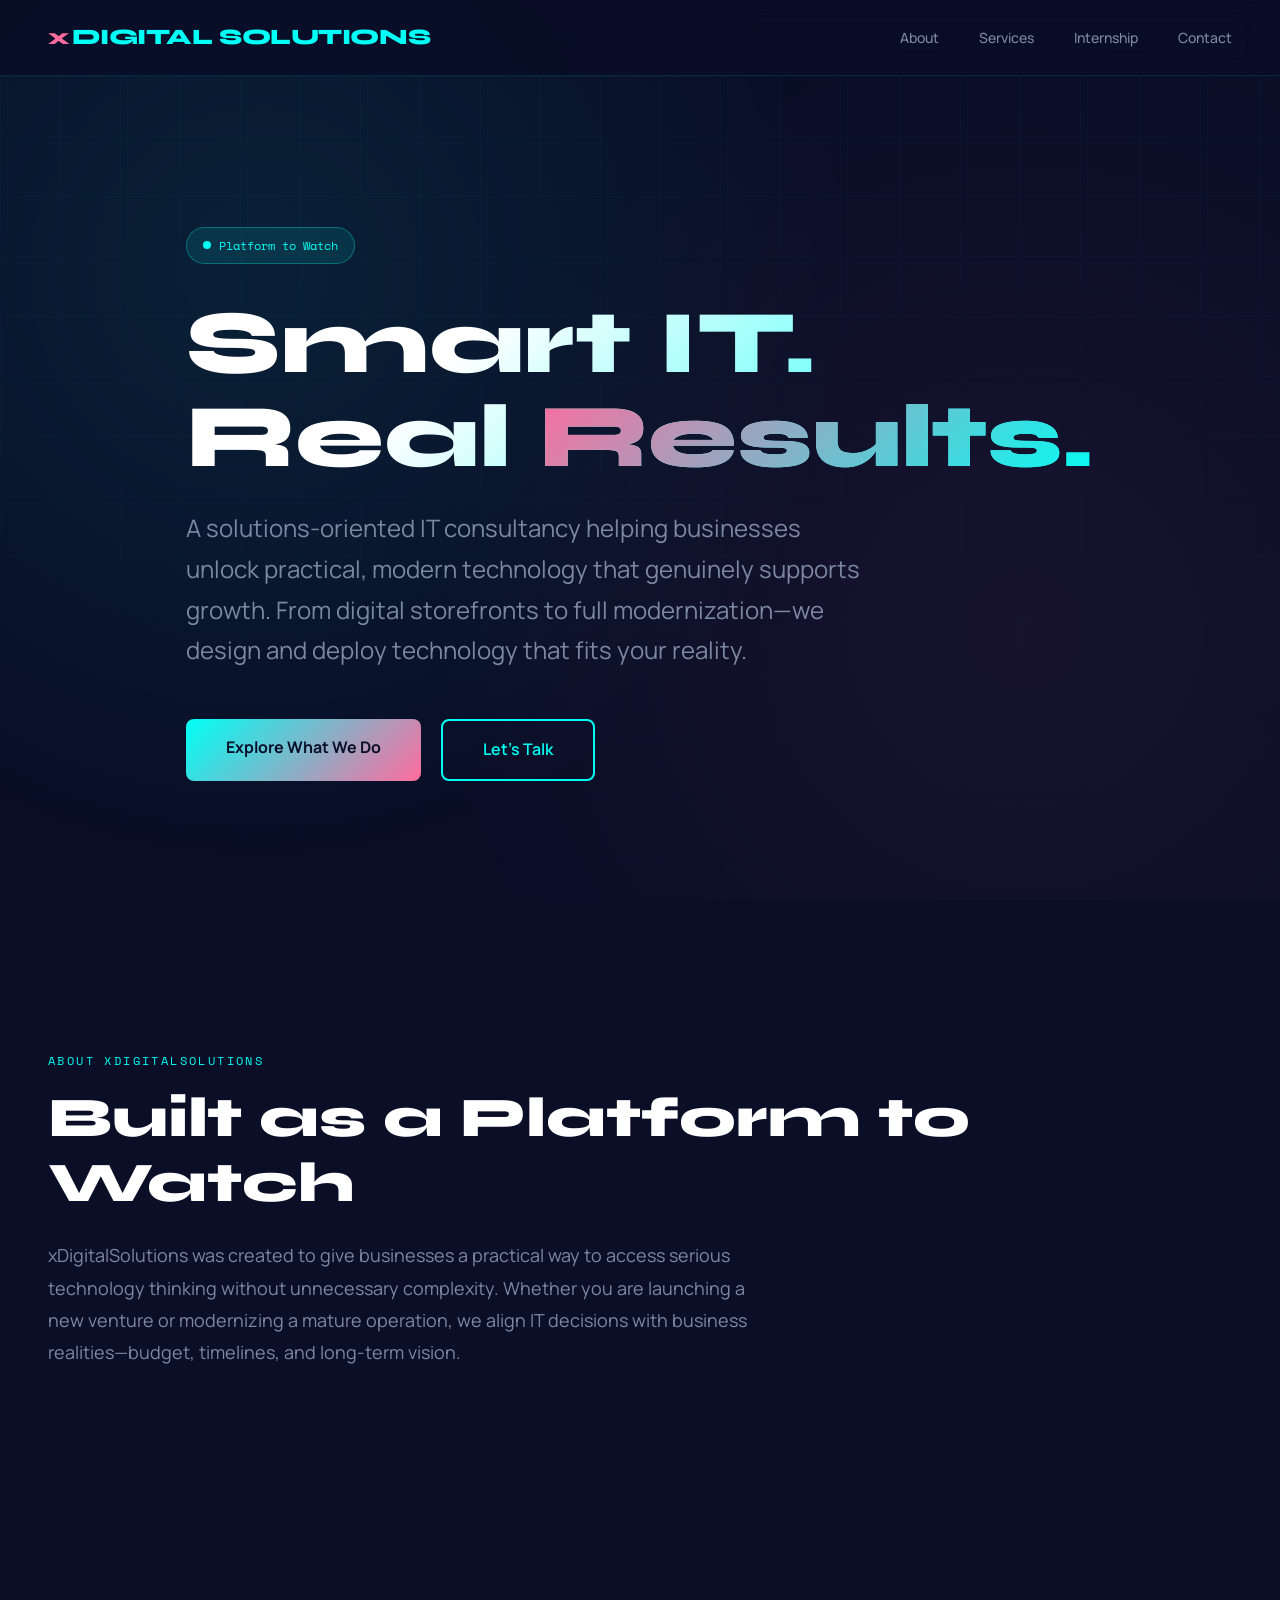
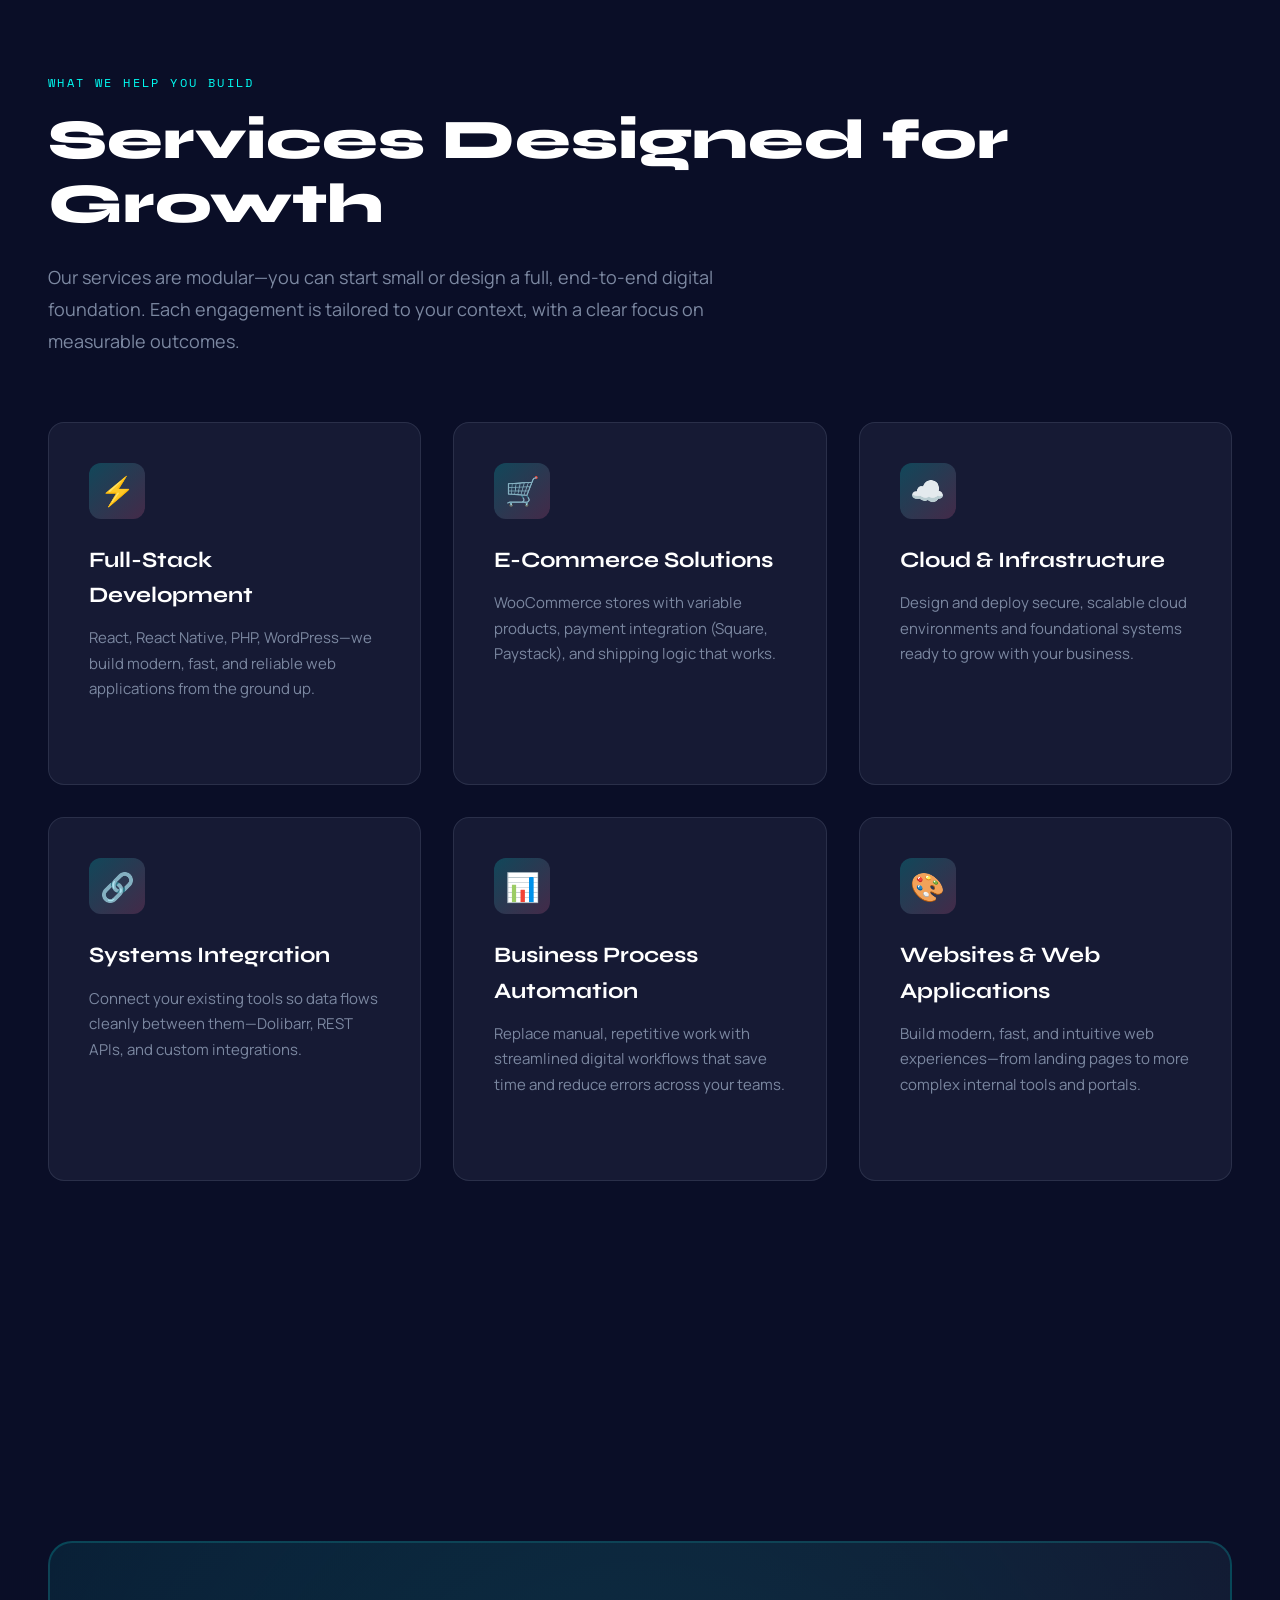
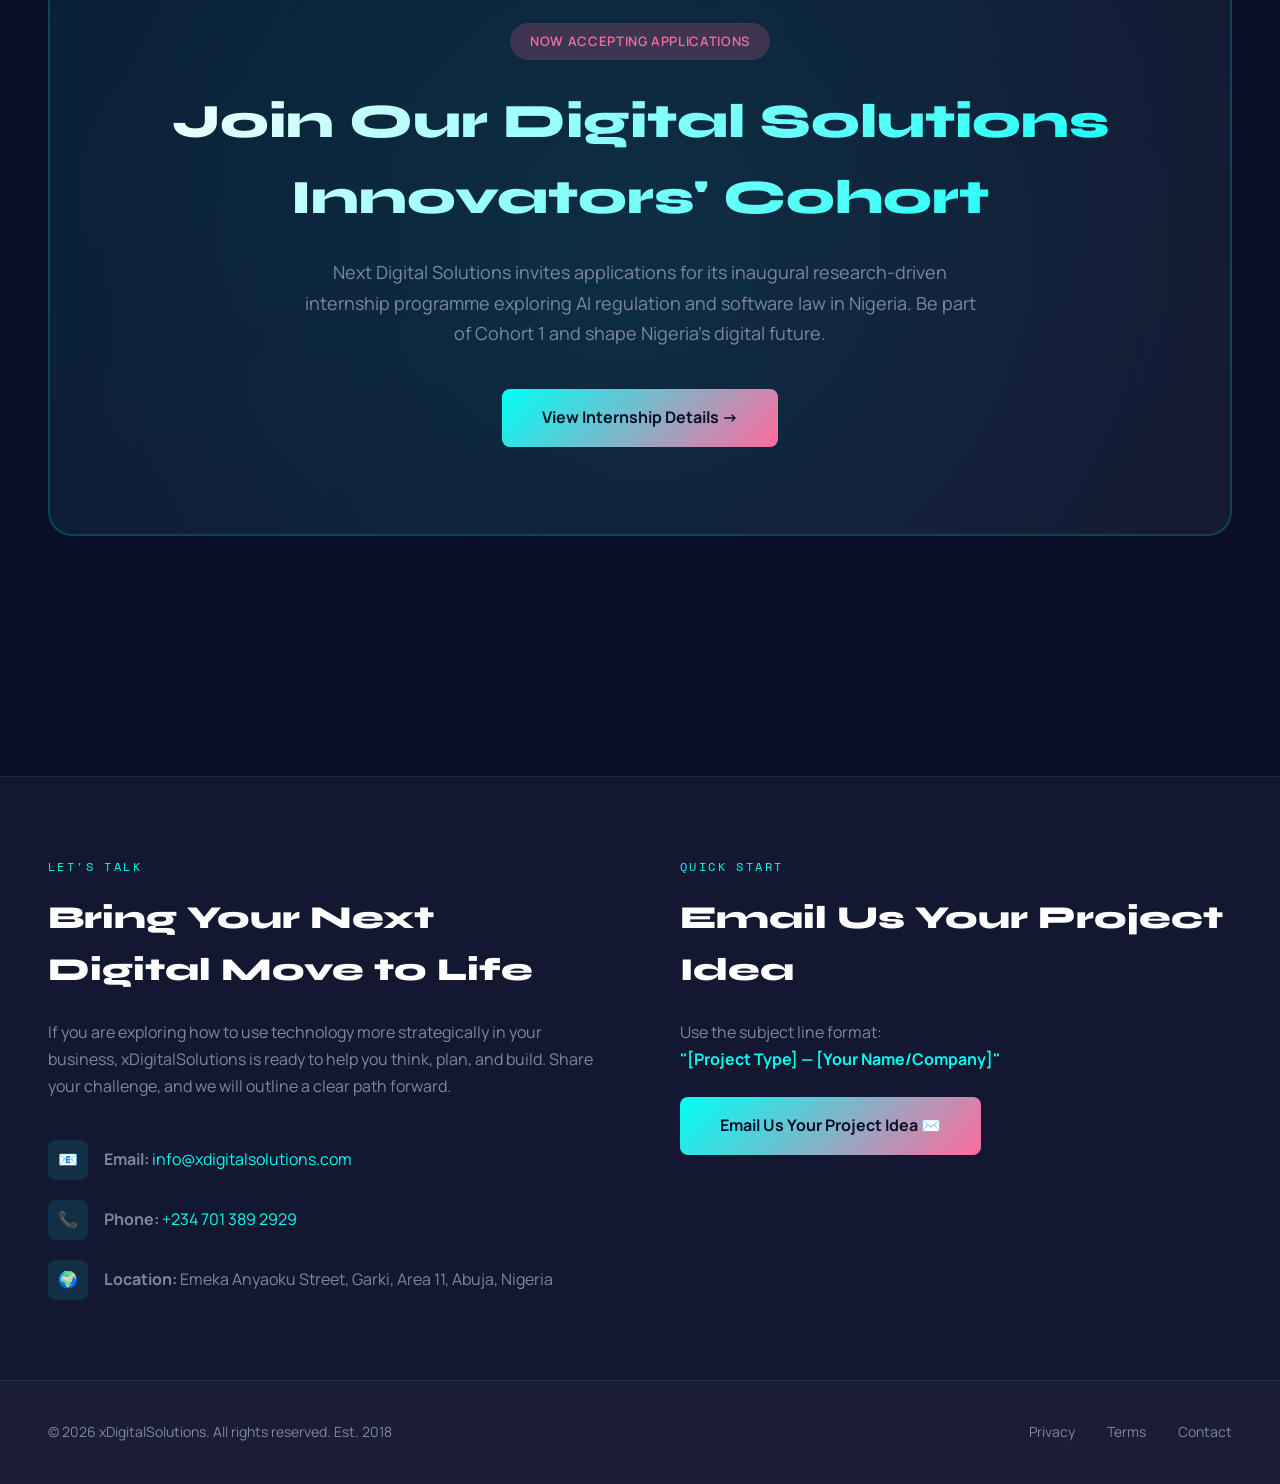
<file: index.html>
<!DOCTYPE html>
<html lang="en">
<head>
  <meta charset="UTF-8">
  <meta name="viewport" content="width=device-width, initial-scale=1.0">
  <title>xDigital Solutions — Technology Partner for Ambitious Teams</title>
  <meta name="description" content="Full-stack development, e-commerce solutions, and digital transformation for businesses ready to scale.">
  
  <link rel="preconnect" href="https://fonts.googleapis.com">
  <link href="https://fonts.googleapis.com/css2?family=Syne:wght@400;600;700;800&family=Space+Mono:wght@400;700&family=Manrope:wght@300;400;500;600&display=swap" rel="stylesheet">
  
  <link rel="stylesheet" href="styles.css">
</head>
<body>

  <!-- MAIN SITE -->
  <div id="main-site">

    <!-- HEADER -->
    <header>
      <nav>
        <a class="logo" onclick="scrollToTop()">DIGITAL SOLUTIONS</a>
        <ul class="nav-links" id="nav-links">
          <li><a onclick="scrollToSection('about')">About</a></li>
          <li><a onclick="scrollToSection('services')">Services</a></li>
          <li><a onclick="scrollToSection('internship')">Internship</a></li>
          <li><a onclick="scrollToSection('contact')">Contact</a></li>
        </ul>
        <button class="hamburger" id="hamburger" onclick="toggleMenu()" aria-label="Toggle menu">
          <span></span>
          <span></span>
          <span></span>
        </button>
      </nav>
    </header>

    <!-- HERO -->
    <section class="hero">
      <div class="hero-grid"></div>
      <div class="hero-content">
        <div class="hero-tag">
          <span>Platform to Watch</span>
        </div>
        <h1>
          Smart IT.<br>
          Real <span>Results.</span>
        </h1>
        <p class="hero-subtitle">
          A solutions-oriented IT consultancy helping businesses unlock practical, modern technology that genuinely supports growth. From digital storefronts to full modernization—we design and deploy technology that fits your reality.
        </p>
        <div class="hero-cta-group">
          <a onclick="scrollToSection('services')" class="btn-primary">Explore What We Do</a>
          <a onclick="scrollToSection('contact')" class="btn-secondary">Let's Talk</a>
        </div>
      </div>
    </section>

    <!-- ABOUT -->
    <section class="section" id="about">
      <div class="section-label">About xDigitalSolutions</div>
      <h2 class="section-title">Built as a Platform to Watch</h2>
      <p class="section-intro">
        xDigitalSolutions was created to give businesses a practical way to access serious technology thinking without unnecessary complexity. Whether you are launching a new venture or modernizing a mature operation, we align IT decisions with business realities—budget, timelines, and long-term vision.
      </p>
    </section>

    <!-- SERVICES -->
    <section class="section" id="services">
      <div class="section-label">What We Help You Build</div>
      <h2 class="section-title">Services Designed for Growth</h2>
      <p class="section-intro">
        Our services are modular—you can start small or design a full, end-to-end digital foundation. Each engagement is tailored to your context, with a clear focus on measurable outcomes.
      </p>

      <div class="services-grid">
        <div class="service-card" onclick="openService('fullstack')">
          <div class="service-icon">⚡</div>
          <h3 class="service-title">Full-Stack Development</h3>
          <p class="service-desc">
            React, React Native, PHP, WordPress—we build modern, fast, and reliable web applications from the ground up.
          </p>
          <span class="service-arrow">Learn more →</span>
        </div>

        <div class="service-card" onclick="openService('ecommerce')">
          <div class="service-icon">🛒</div>
          <h3 class="service-title">E-Commerce Solutions</h3>
          <p class="service-desc">
            WooCommerce stores with variable products, payment integration (Square, Paystack), and shipping logic that works.
          </p>
          <span class="service-arrow">Learn more →</span>
        </div>

        <div class="service-card" onclick="openService('cloud')">
          <div class="service-icon">☁️</div>
          <h3 class="service-title">Cloud & Infrastructure</h3>
          <p class="service-desc">
            Design and deploy secure, scalable cloud environments and foundational systems ready to grow with your business.
          </p>
          <span class="service-arrow">Learn more →</span>
        </div>

        <div class="service-card" onclick="openService('integration')">
          <div class="service-icon">🔗</div>
          <h3 class="service-title">Systems Integration</h3>
          <p class="service-desc">
            Connect your existing tools so data flows cleanly between them—Dolibarr, REST APIs, and custom integrations.
          </p>
          <span class="service-arrow">Learn more →</span>
        </div>

        <div class="service-card" onclick="openService('automation')">
          <div class="service-icon">📊</div>
          <h3 class="service-title">Business Process Automation</h3>
          <p class="service-desc">
            Replace manual, repetitive work with streamlined digital workflows that save time and reduce errors across your teams.
          </p>
          <span class="service-arrow">Learn more →</span>
        </div>

        <div class="service-card" onclick="openService('webapps')">
          <div class="service-icon">🎨</div>
          <h3 class="service-title">Websites & Web Applications</h3>
          <p class="service-desc">
            Build modern, fast, and intuitive web experiences—from landing pages to more complex internal tools and portals.
          </p>
          <span class="service-arrow">Learn more →</span>
        </div>
      </div>
    </section>

    <!-- INTERNSHIP CTA -->
    <section class="section">
      <div class="internship-cta" id="internship">
        <div class="internship-content">
          <span class="internship-badge">NOW ACCEPTING APPLICATIONS</span>
          <h2 class="internship-title">Join Our Digital Solutions Innovators' Cohort</h2>
          <p class="internship-desc">
            Next Digital Solutions invites applications for its inaugural research-driven internship programme exploring AI regulation and software law in Nigeria. Be part of Cohort 1 and shape Nigeria's digital future.
          </p>
          <a href="nds_internship_call.html" class="btn-primary">View Internship Details →</a>
        </div>
      </div>
    </section>

    <!-- CONTACT -->
    <section class="contact-section" id="contact">
      <div class="contact-grid">
        <div class="contact-info">
          <div class="section-label">Let's Talk</div>
          <h3>Bring Your Next Digital Move to Life</h3>
          <p class="contact-copy">
            If you are exploring how to use technology more strategically in your business, xDigitalSolutions is ready to help you think, plan, and build. Share your challenge, and we will outline a clear path forward.
          </p>

          <div class="contact-details">
            <div class="contact-item">
              <div class="contact-item-icon">📧</div>
              <div>
                <strong>Email:</strong>
                <a href="mailto:info@xdigitalsolutions.com">info@xdigitalsolutions.com</a>
              </div>
            </div>

            <div class="contact-item">
              <div class="contact-item-icon">📞</div>
              <div>
                <strong>Phone:</strong>
                <a href="tel:+2347013892929">+234 701 389 2929</a>
              </div>
            </div>

            <div class="contact-item">
              <div class="contact-item-icon">🌍</div>
              <div>
                <strong>Location:</strong>
                Emeka Anyaoku Street, Garki, Area 11, Abuja, Nigeria
              </div>
            </div>
          </div>
        </div>

        <div class="contact-info">
          <div class="section-label">Quick Start</div>
          <h3>Email Us Your Project Idea</h3>
          <p class="contact-copy contact-project-prompt">
            Use the subject line format:<br>
            <strong class="contact-subject">"[Project Type] — [Your Name/Company]"</strong>
          </p>
          <a href="mailto:info@xdigitalsolutions.com?subject=Project%20Inquiry%20%E2%80%94%20[Your%20Name%2FCompany]&body=Hi%20xDigitalSolutions%20team%2C%0A%0AI'd%20like%20to%20discuss%20a%20project%20with%20you.%0A%0AProject%20Type%3A%20%0ABudget%20Range%3A%20%0ATimeline%3A%20%0ADescription%3A%20%0A%0ALooking%20forward%20to%20hearing%20from%20you." class="btn-primary">
            Email Us Your Project Idea ✉️
          </a>
        </div>
      </div>
    </section>

    <!-- FOOTER -->
    <footer>
      <div class="footer-content">
        <p class="footer-text">© 2026 xDigitalSolutions. All rights reserved. Est. 2018</p>
        <div class="footer-links">
          <a href="#">Privacy</a>
          <a href="#">Terms</a>
          <a href="mailto:info@xdigitalsolutions.com">Contact</a>
        </div>
      </div>
    </footer>

  </div><!-- /#main-site -->


  <!-- ========== SERVICE DETAIL OVERLAY ========== -->
  <div id="service-detail-page">

    <div class="detail-header">
      <button class="back-btn" onclick="closeService()">← Back to Services</button>
      <div class="detail-logo">DIGITAL SOLUTIONS</div>
    </div>

    <div class="detail-hero">
      <div class="detail-tag" id="detail-tag">SERVICE</div>
      <span class="detail-icon-large" id="detail-icon">⚡</span>
      <h1 class="detail-title" id="detail-title">Service Title</h1>
      <p class="detail-tagline" id="detail-tagline">Tagline here.</p>
    </div>

    <div class="detail-body">
      <div class="detail-main" id="detail-main">
        <!-- injected dynamically -->
      </div>

      <div class="detail-sidebar">
        <div class="cta-card">
          <div class="cta-card-label">Ready to Get Started?</div>
          <h3 id="cta-title">Let's Build Something Great</h3>
          <p id="cta-desc">Tell us about your project and we'll outline a clear path forward — no fluff, no unnecessary complexity.</p>
          <a id="cta-email-btn" href="#" class="btn-cta-email">✉️ &nbsp;Send Us an Email</a>
          <a href="tel:+2347013892929" class="cta-card-secondary">Or call +234 701 389 2929</a>

          <hr class="cta-card-divider">

          <div class="cta-trust-points">
            <div class="cta-trust-point">
              <span>✓</span>
              <span>Response within 24 hours</span>
            </div>
            <div class="cta-trust-point">
              <span>✓</span>
              <span>Free initial consultation</span>
            </div>
            <div class="cta-trust-point">
              <span>✓</span>
              <span>Tailored to your budget & timeline</span>
            </div>
            <div class="cta-trust-point">
              <span>✓</span>
              <span>4+ years of proven delivery</span>
            </div>
          </div>
        </div>
      </div>
    </div>

  </div><!-- /#service-detail-page -->


  <script>
    // ─── Service data ───────────────────────────────────────────────────
    const services = {

      fullstack: {
        icon: '⚡',
        tag: 'Development',
        title: 'Full-Stack Development',
        tagline: 'End-to-end software built the right way — from database schema to pixel-perfect UI, on web and mobile.',
        overview: 'Full-stack development means we own the entire product — not just the front or back end in isolation. We handle architecture decisions, database design, server logic, API contracts, UI implementation, authentication, testing, and deployment. Whether you\'re starting from a blank canvas or inheriting an existing codebase, we build systems that are maintainable, performant, and genuinely fit for purpose.',
        categories: [
          {
            label: 'Frontend Development',
            items: [
              'React.js (SPA, SSR with Next.js)',
              'React Native & Expo (iOS + Android)',
              'HTML5 / CSS3 / Vanilla JS',
              'Component libraries & design systems',
              'Responsive & mobile-first layouts',
              'Animations & micro-interactions',
              'State management (Redux, Zustand, Context)',
              'PWA (Progressive Web Apps)',
            ]
          },
          {
            label: 'Backend Development',
            items: [
              'PHP (Laravel, CodeIgniter, custom)',
              'Node.js & Express / Fastify',
              'REST API design & development',
              'GraphQL API development',
              'Authentication (JWT, OAuth2, sessions)',
              'Role-based access control (RBAC)',
              'Background jobs & task queues',
              'File uploads & media management',
            ]
          },
          {
            label: 'Database & Storage',
            items: [
              'MySQL & PostgreSQL schema design',
              'MongoDB & NoSQL data modelling',
              'Database migrations & versioning',
              'Query optimisation & indexing',
              'Caching layers (Redis, Memcached)',
              'Full-text search integration',
              'Cloud storage (S3-compatible)',
              'Backup & restore strategies',
            ]
          },
          {
            label: 'CMS & Content Platforms',
            items: [
              'WordPress custom theme development',
              'WordPress custom plugin development',
              'Headless WordPress (WP + React frontend)',
              'Dolibarr ERP module development',
              'Multi-user & multi-role CMS setups',
              'Content modelling & taxonomy design',
              'Media libraries & asset management',
              'SEO-ready content architecture',
            ]
          },
          {
            label: 'Code Quality & Delivery',
            items: [
              'Code reviews & refactoring',
              'Unit & integration testing',
              'CI/CD pipeline integration',
              'Documentation & API specs',
              'Performance profiling & optimisation',
              'Security audit & hardening',
              'Legacy codebase modernisation',
              'Tech debt reduction',
            ]
          },
        ],
        process: [
          { title: 'Discovery & Requirements', desc: 'We map user journeys, define data models, and agree on a realistic feature scope and delivery timeline before writing a single line of code.' },
          { title: 'Architecture & Tech Selection', desc: 'We propose and document the technical stack — frontend framework, backend language, database, hosting — with clear rationale for every decision.' },
          { title: 'Design & Prototyping', desc: 'We wireframe key user flows and validate them with you before committing to production implementation.' },
          { title: 'Iterative Development', desc: 'We build in focused sprints with working demos at each checkpoint, so you can see progress and give feedback continuously.' },
          { title: 'QA & Testing', desc: 'Cross-browser, cross-device, and edge-case testing. We test what we build before it ever lands in front of users.' },
          { title: 'Deployment & Handover', desc: 'We deploy to your preferred environment, write handover documentation, and support you through the post-launch period.' },
        ],
        emailSubject: 'Full-Stack Development Inquiry',
        emailBody: 'Hi xDigitalSolutions team,\n\nI\'m interested in your Full-Stack Development service.\n\nProject overview:\n\nTarget platform (web / mobile / both):\n\nTech preferences or existing stack:\n\nTimeline:\n\nBudget range:\n\nLooking forward to hearing from you.',
      },

      ecommerce: {
        icon: '🛒',
        tag: 'E-Commerce',
        title: 'E-Commerce Solutions',
        tagline: 'Online stores built to convert — with the product logic, payment infrastructure, and customer experience your business needs.',
        overview: 'A good e-commerce build is about far more than putting products on a page. It requires thoughtful product architecture, reliable payment processing, smart inventory logic, clear checkout flows, and a backend your team can actually manage. We handle all of it — from initial store setup through to post-launch support — so you can focus on selling.',
        categories: [
          {
            label: 'Store Setup & Platform',
            items: [
              'WooCommerce setup & full configuration',
              'Custom WordPress theme for e-commerce',
              'Storefront design & branding',
              'Category & product taxonomy structure',
              'Multi-currency & multi-language support',
              'Mobile-optimised shopping experience',
              'Store migration from other platforms',
              'Staging environment & go-live management',
            ]
          },
          {
            label: 'Product Catalogue Management',
            items: [
              'Simple, variable & grouped products',
              'Product attributes & variations (size, colour, etc.)',
              'Bulk product import (CSV / API)',
              'Product filtering & search',
              'Upsells, cross-sells & related products',
              'Digital & downloadable products',
              'Subscription & recurring products',
              'Product bundles & kits',
            ]
          },
          {
            label: 'Payments & Checkout',
            items: [
              'Paystack integration (cards, USSD, bank transfer)',
              'Square payment gateway integration',
              'Flutterwave & Stripe setup',
              'Pay-on-delivery & bank transfer options',
              'Custom checkout field configuration',
              'One-page checkout optimisation',
              'Cart abandonment recovery',
              'Secure SSL & PCI compliance considerations',
            ]
          },
          {
            label: 'Inventory & Fulfilment',
            items: [
              'Stock tracking & low-stock alerts',
              'Backorder & pre-order management',
              'Warehouse / location-based stock',
              'Shipping zones, rates & carrier integration',
              'Weight & dimension-based shipping rules',
              'Free shipping thresholds & coupon logic',
              'Order tracking & status updates',
              'Returns & refund workflow management',
            ]
          },
          {
            label: 'Customer Experience & Marketing',
            items: [
              'Customer account portals',
              'Order history & re-order functionality',
              'Wishlist & saved items',
              'Discount codes & promotional pricing',
              'Loyalty & rewards programme integration',
              'Product reviews & ratings',
              'Email receipts & order notifications',
              'Abandoned cart email sequences',
            ]
          },
          {
            label: 'Analytics & Operations',
            items: [
              'Sales dashboards & reporting',
              'Google Analytics / Meta Pixel integration',
              'Conversion funnel tracking',
              'Revenue & profit reporting',
              'Staff access roles & permissions',
              'Automated tax calculation',
              'Invoice & receipt generation',
              'Accounting system sync (Dolibarr, QuickBooks)',
            ]
          },
        ],
        process: [
          { title: 'Store Strategy & Planning', desc: 'We review your catalogue, pricing model, payment preferences, and fulfilment workflow to design a store that fits your operations from day one.' },
          { title: 'Design & Brand Application', desc: 'We apply your brand to a store design that feels intentional and trustworthy — not a generic template.' },
          { title: 'Product & Payment Configuration', desc: 'We configure every product, variant, payment gateway, shipping rule, and tax setting with precision.' },
          { title: 'Integration & Automation', desc: 'We connect your store to email, accounting, inventory, or analytics tools as required.' },
          { title: 'Testing & Purchase Simulations', desc: 'We run full end-to-end purchase flows — including edge cases like failed payments, out-of-stock, and refunds — before going live.' },
          { title: 'Launch, Training & Support', desc: 'We manage the launch, train your team on day-to-day operations, and remain available post-launch.' },
        ],
        emailSubject: 'E-Commerce Project Inquiry',
        emailBody: 'Hi xDigitalSolutions team,\n\nI\'m interested in your E-Commerce Solutions service.\n\nBusiness / product type:\n\nEstimated number of products:\n\nPreferred payment methods:\n\nDo you have an existing store to migrate or is this new?\n\nTimeline:\n\nBudget range:\n\nLooking forward to hearing from you.',
      },

      cloud: {
        icon: '☁️',
        tag: 'Infrastructure',
        title: 'Cloud & Infrastructure',
        tagline: 'Secure, stable, and scalable infrastructure — built right the first time, so it never becomes the bottleneck.',
        overview: 'Most businesses don\'t need a complex cloud setup — they need a reliable one. We design and deploy environments that are appropriately sized for where you are now, structured to grow as your needs evolve, and hardened against the threats that matter. Whether you\'re setting up from scratch or untangling an existing environment, we bring order, security, and clarity.',
        categories: [
          {
            label: 'Hosting & Server Setup',
            items: [
              'VPS provisioning (DigitalOcean, Linode, Hetzner)',
              'Shared hosting setup & hardening (cPanel/Namecheap)',
              'Cloud server setup (AWS EC2, Google Cloud, Azure)',
              'LAMP / LEMP stack installation & tuning',
              'Node.js & PHP-FPM server configuration',
              'Containerised environments (Docker)',
              'Multi-server & multi-region setups',
              'Dedicated server configuration',
            ]
          },
          {
            label: 'Domain, DNS & CDN',
            items: [
              'Domain registration & transfer management',
              'DNS zone configuration (A, CNAME, MX, TXT records)',
              'Cloudflare setup & proxy configuration',
              'CDN integration for static assets',
              'SSL/TLS certificate provisioning (Let\'s Encrypt)',
              'Subdomain & environment routing',
              'Email DNS (SPF, DKIM, DMARC setup)',
              'Custom nameserver configuration',
            ]
          },
          {
            label: 'Security & Hardening',
            items: [
              'Firewall rules & UFW/iptables configuration',
              'SSH key-based access & hardening',
              'Fail2ban & intrusion prevention',
              'Web Application Firewall (WAF) setup',
              'Malware scanning & remediation',
              'SEO hack & injection cleanup',
              'Security audit & vulnerability review',
              'HTTPS enforcement & HSTS',
            ]
          },
          {
            label: 'Databases & Storage',
            items: [
              'MySQL / PostgreSQL installation & config',
              'Remote database access & user management',
              'Automated daily/weekly backup schedules',
              'Offsite backup storage (S3, Cloudflare R2)',
              'Database replication & failover',
              'Object storage setup & CDN integration',
              'File system organisation & permissions',
              'Disaster recovery planning',
            ]
          },
          {
            label: 'Performance & Reliability',
            items: [
              'Nginx/Apache performance tuning',
              'PHP opcache & query cache configuration',
              'Redis / Memcached caching layers',
              'Load balancer configuration',
              'Auto-scaling policies',
              'Uptime monitoring & alerting (UptimeRobot, etc.)',
              'Log aggregation & error tracking',
              'Response time & Core Web Vitals auditing',
            ]
          },
          {
            label: 'DevOps & Deployment',
            items: [
              'CI/CD pipeline setup (GitHub Actions, etc.)',
              'Staging & production environment separation',
              'Automated deployment scripts',
              'Environment variable & secrets management',
              'Zero-downtime deployment strategies',
              'Cron job management',
              'Process management (PM2, Supervisor)',
              'Infrastructure documentation & runbooks',
            ]
          },
        ],
        process: [
          { title: 'Infrastructure Audit', desc: 'We review your current setup or requirements from scratch — identifying risks, gaps, and cost optimisation opportunities before touching anything.' },
          { title: 'Architecture Design', desc: 'We produce a clear environment diagram with hosting provider recommendations and a cost estimate before any provisioning begins.' },
          { title: 'Provisioning & Configuration', desc: 'We stand up and configure every layer — servers, databases, DNS, SSL, firewalls, and caching.' },
          { title: 'Security Hardening & Backups', desc: 'Every environment is hardened, monitored, and backed up before we hand it over — not as an afterthought.' },
          { title: 'Deployment Pipeline Setup', desc: 'We connect your code repository to automated deployment workflows so pushing updates is reliable and repeatable.' },
          { title: 'Handover & Documentation', desc: 'We produce full runbooks — how to access, update, backup, and recover — so your team is never flying blind.' },
        ],
        emailSubject: 'Cloud & Infrastructure Inquiry',
        emailBody: 'Hi xDigitalSolutions team,\n\nI\'m interested in your Cloud & Infrastructure service.\n\nCurrent hosting situation:\n\nMain goals (new setup / migration / security / performance):\n\nApproximate traffic / scale:\n\nTimeline:\n\nBudget range:\n\nLooking forward to hearing from you.',
      },

      integration: {
        icon: '🔗',
        tag: 'Integration',
        title: 'Systems Integration',
        tagline: 'Your tools should share data, not create it twice. We build the connections that make your stack behave like one system.',
        overview: 'Every disconnected tool in your business creates friction — double data entry, manual exports, sync errors, and delayed decisions. We map exactly where information needs to flow across your stack and build the integrations that make it happen automatically. From two-system point connections to full middleware orchestration layers, we cover the full scope of integration work.',
        categories: [
          {
            label: 'API Development & Integration',
            items: [
              'REST API design, build & documentation',
              'GraphQL API development',
              'Third-party API consumption & wrapping',
              'OAuth2 / API key authentication flows',
              'API versioning & deprecation management',
              'Rate limiting & retry logic',
              'API gateway setup & routing',
              'Swagger / OpenAPI spec generation',
            ]
          },
          {
            label: 'Business Tool Connections',
            items: [
              'CRM integrations (HubSpot, Zoho, custom)',
              'ERP integrations (Dolibarr, Odoo, SAP)',
              'Accounting system sync (QuickBooks, Wave)',
              'HR & payroll system connections',
              'Email marketing platform integration (Mailchimp, Brevo)',
              'Helpdesk & ticketing system links',
              'Calendar & scheduling tool sync',
              'Communication platform hooks (Slack, WhatsApp Business)',
            ]
          },
          {
            label: 'E-Commerce & Payment Integrations',
            items: [
              'WooCommerce ↔ inventory/ERP sync',
              'Payment gateway reconciliation pipelines',
              'Order data push to fulfilment systems',
              'Product catalogue sync across channels',
              'Shipping carrier API integration',
              'POS ↔ online store stock sync',
              'Marketplace integrations (Jumia, Konga, etc.)',
              'Subscription billing system connections',
            ]
          },
          {
            label: 'Data Pipelines & Sync',
            items: [
              'Real-time data sync via webhooks',
              'Scheduled batch data transfer (ETL)',
              'Database-to-database migration & sync',
              'Data normalisation & transformation',
              'Bi-directional sync with conflict resolution',
              'Event-driven data pipelines',
              'Flat file (CSV/Excel) import/export automation',
              'Cross-platform reporting data aggregation',
            ]
          },
          {
            label: 'Legacy & Custom Systems',
            items: [
              'Legacy system API wrapping',
              'SOAP / XML web service integration',
              'Screen scraping & structured data extraction',
              'Custom middleware layer development',
              'Protocol translation (FTP, SFTP, SMTP triggers)',
              'Vendor-specific integration (custom formats)',
              'Monolith-to-service data bridging',
              'Gradual migration strategies',
            ]
          },
        ],
        process: [
          { title: 'Systems Mapping', desc: 'We diagram every tool in your stack and mark where data enters, transforms, and needs to land — surfacing every manual step in between.' },
          { title: 'Integration Architecture', desc: 'We design the integration approach — direct API calls, middleware, webhooks, or batch pipelines — with error handling and monitoring built in from the start.' },
          { title: 'Development & Staging Tests', desc: 'We build each integration against staging environments and validate data integrity thoroughly before touching production.' },
          { title: 'Production Rollout', desc: 'We deploy carefully — with logging, alerting, and rollback plans in place — and monitor closely in the first hours post-launch.' },
          { title: 'Documentation & Ownership Transfer', desc: 'We document every endpoint, credential, data transformation, and failure scenario so your team can own and extend the integrations confidently.' },
        ],
        emailSubject: 'Systems Integration Inquiry',
        emailBody: 'Hi xDigitalSolutions team,\n\nI\'m interested in your Systems Integration service.\n\nTools / platforms to connect:\n\nData that needs to flow (e.g. orders → accounting):\n\nCurrent workaround being used:\n\nTimeline:\n\nBudget range:\n\nLooking forward to hearing from you.',
      },

      automation: {
        icon: '📊',
        tag: 'Automation',
        title: 'Business Process Automation',
        tagline: 'Every hour your team spends on repetitive tasks is an hour not spent on what actually grows your business.',
        overview: 'Business process automation is about finding the tasks your team does over and over — data entry, report generation, follow-up emails, file organisation, approval chains — and replacing them with reliable digital workflows. We analyse your operations, identify the highest-impact automation opportunities, and build the systems that handle the work automatically. The result is fewer errors, faster turnaround, and a team that spends its time on decisions, not drudgery.',
        categories: [
          {
            label: 'Workflow Automation',
            items: [
              'End-to-end workflow mapping & analysis',
              'Multi-step approval flow automation',
              'Task assignment & routing rules',
              'Status update & notification triggers',
              'Conditional logic & branching workflows',
              'SLA / deadline monitoring & escalation',
              'Cross-department process coordination',
              'Form submission → workflow initiation',
            ]
          },
          {
            label: 'Data & Reporting Automation',
            items: [
              'Scheduled report generation & distribution',
              'Dashboard auto-refresh & data pipelines',
              'Data entry automation from source documents',
              'Spreadsheet population from live data',
              'KPI tracking & alert thresholds',
              'Consolidated reporting across systems',
              'Invoice & purchase order auto-generation',
              'Reconciliation & variance flagging',
            ]
          },
          {
            label: 'Communication Automation',
            items: [
              'Automated email sequences (onboarding, follow-up)',
              'SMS / WhatsApp notification triggers',
              'Internal Slack / Teams alert routing',
              'Customer-facing status update emails',
              'Meeting scheduling & reminder automation',
              'Contract & proposal dispatch workflows',
              'Feedback & survey request triggers',
              'Renewal & expiry notification systems',
            ]
          },
          {
            label: 'Document & File Automation',
            items: [
              'Automated document generation (PDFs, Word)',
              'Contract population from form/CRM data',
              'File naming, sorting & archiving rules',
              'Cloud folder structure auto-organisation',
              'Document approval & sign-off workflows',
              'Receipt & invoice parsing pipelines',
              'Bulk file conversion & processing',
              'Digital signature workflow integration',
            ]
          },
          {
            label: 'Operations & Back-Office',
            items: [
              'Inventory reorder trigger automation',
              'New client/lead onboarding workflows',
              'Payroll data preparation automation',
              'HR leave request & approval flows',
              'IT request ticketing & routing',
              'Supplier order & follow-up automation',
              'Customer support triage & assignment',
              'Compliance checklist & audit trail automation',
            ]
          },
          {
            label: 'Scripting & Scheduled Tasks',
            items: [
              'Custom Python / Node.js automation scripts',
              'Cron job setup & management',
              'Batch processing pipelines',
              'Headless browser automation (scraping, testing)',
              'FTP / SFTP automated file transfers',
              'Database maintenance & cleanup scripts',
              'Log monitoring & anomaly detection',
              'API polling & event-driven triggers',
            ]
          },
        ],
        process: [
          { title: 'Process Discovery', desc: 'We shadow your workflows (or review documentation) to identify every manual, repetitive, or error-prone step across your operations.' },
          { title: 'Prioritisation & ROI Scoping', desc: 'We rank automation opportunities by time saved, error reduction, and implementation effort — so you know exactly what to tackle first.' },
          { title: 'Automation Blueprint', desc: 'We produce a clear spec for each workflow: triggers, logic, outputs, error handling, and success metrics.' },
          { title: 'Build & Test', desc: 'We build each automation incrementally, testing with real data in staging before deploying to production.' },
          { title: 'Deployment & Team Enablement', desc: 'We deploy, monitor the first runs live, and train your team to understand, adjust, and extend the automations.' },
          { title: 'Maintenance & Iteration', desc: 'Business processes change — we offer ongoing support to keep automations accurate as your operations evolve.' },
        ],
        emailSubject: 'Business Process Automation Inquiry',
        emailBody: 'Hi xDigitalSolutions team,\n\nI\'m interested in your Business Process Automation service.\n\nProcess or task to automate:\n\nTools / platforms currently involved:\n\nEstimated time currently spent on this per week:\n\nTimeline:\n\nBudget range:\n\nLooking forward to hearing from you.',
      },

      webapps: {
        icon: '🎨',
        tag: 'Web & Apps',
        title: 'Websites & Web Applications',
        tagline: 'From a brand presence that makes an impression to a complex web application your team and clients rely on daily.',
        overview: 'Web and app development covers an enormous range — from a clean, fast marketing site that generates leads, to a multi-role internal platform managing real business operations. We work across the full spectrum. Every project is approached with the same discipline: understanding who uses it, what they need to do, and what "done well" looks like for your specific context.',
        categories: [
          {
            label: 'Marketing & Corporate Websites',
            items: [
              'Brand & corporate websites',
              'Product & service landing pages',
              'Portfolio & showcase sites',
              'Event & campaign microsites',
              'Multi-page company websites',
              'Non-profit & NGO websites',
              'Professional services firm sites',
              'Directory & listing websites',
            ]
          },
          {
            label: 'Web Application Development',
            items: [
              'SaaS product development',
              'Client portals & self-service dashboards',
              'Internal operations tools & admin panels',
              'Multi-role platforms (admin / staff / client)',
              'Booking & reservation systems',
              'Project management & task tracking tools',
              'Survey & form-driven workflow apps',
              'Membership & subscription platforms',
            ]
          },
          {
            label: 'CMS & Content Architecture',
            items: [
              'WordPress CMS builds (custom theme + plugins)',
              'Headless CMS implementations',
              'Blog, news & editorial platforms',
              'Knowledge base & documentation sites',
              'Multi-author publishing platforms',
              'Content scheduling & workflow systems',
              'Media-rich sites (video, galleries, podcasts)',
              'Multilingual & localised content setups',
            ]
          },
          {
            label: 'UI/UX Design',
            items: [
              'User research & persona definition',
              'Information architecture & sitemap design',
              'Wireframing & low-fidelity prototyping',
              'High-fidelity UI design (Figma)',
              'Interactive prototypes for stakeholder review',
              'Design system & component library creation',
              'Accessibility-first design (WCAG compliance)',
              'Responsive design across all breakpoints',
            ]
          },
          {
            label: 'Performance, SEO & Quality',
            items: [
              'Core Web Vitals optimisation (LCP, FID, CLS)',
              'Page speed & asset optimisation',
              'On-page SEO setup (meta, schema, sitemap)',
              'Technical SEO audit & remediation',
              'Cross-browser compatibility testing',
              'Cross-device & responsive QA',
              'Accessibility audit & remediation',
              'Security headers & best-practice hardening',
            ]
          },
          {
            label: 'Ongoing Management & Growth',
            items: [
              'Content updates & site maintenance retainers',
              'Feature additions & scope extensions',
              'A/B testing & conversion optimisation',
              'Analytics setup & reporting (GA4, Hotjar)',
              'Uptime monitoring & incident response',
              'Plugin & dependency updates',
              'Backup management & disaster recovery',
              'Performance monitoring & continuous improvement',
            ]
          },
        ],
        process: [
          { title: 'Discovery & Goal Setting', desc: 'We define the primary audience, key user actions, and success metrics upfront — so every design and development decision points at the same target.' },
          { title: 'Information Architecture', desc: 'We structure the site or app logic — navigation, page hierarchy, content relationships, and user flows — before touching visual design.' },
          { title: 'UI Design & Prototype', desc: 'We produce high-fidelity designs and interactive prototypes for your review and sign-off before any production code is written.' },
          { title: 'Development', desc: 'We build with clean, semantic, and maintainable code — optimised for speed, SEO, and accessibility from the start.' },
          { title: 'QA, Performance & SEO', desc: 'We test across devices and browsers, audit Core Web Vitals, and validate on-page SEO before any launch conversation happens.' },
          { title: 'Launch & Post-Launch Support', desc: 'We manage deployment, submit sitemaps, and monitor the first days post-launch — available to resolve anything that surfaces.' },
        ],
        emailSubject: 'Website / Web Application Inquiry',
        emailBody: 'Hi xDigitalSolutions team,\n\nI\'m interested in your Websites & Web Applications service.\n\nType of project (marketing site / web app / portal / other):\n\nKey features or pages needed:\n\nDo you have existing branding / design assets?\n\nTimeline:\n\nBudget range:\n\nLooking forward to hearing from you.',
      },
    };

    // ─── Navigation helpers ────────────────────────────────────────────
    function toggleMenu() {
      const nav = document.getElementById('nav-links');
      const btn = document.getElementById('hamburger');
      nav.classList.toggle('open');
      btn.classList.toggle('open');
      document.body.style.overflow = nav.classList.contains('open') ? 'hidden' : '';
    }

    function closeMenu() {
      const nav = document.getElementById('nav-links');
      const btn = document.getElementById('hamburger');
      nav.classList.remove('open');
      btn.classList.remove('open');
      document.body.style.overflow = '';
    }

    function scrollToSection(id) {
      closeMenu();
      const el = document.getElementById(id);
      if (el) el.scrollIntoView({ behavior: 'smooth' });
    }

    function scrollToTop() {
      closeMenu();
      window.scrollTo({ top: 0, behavior: 'smooth' });
    }

    // ─── Service detail open/close ─────────────────────────────────────
    function openService(key) {
      const s = services[key];
      if (!s) return;

      // Populate header/hero
      document.getElementById('detail-tag').textContent = s.tag.toUpperCase();
      document.getElementById('detail-icon').textContent = s.icon;
      document.getElementById('detail-title').textContent = s.title;
      document.getElementById('detail-tagline').textContent = s.tagline;

      // Populate CTA sidebar
      document.getElementById('cta-title').textContent = `Start a ${s.title} Project`;
      document.getElementById('cta-desc').textContent = `Tell us what you're building and we'll put together a clear proposal — typically within 24 hours.`;

      const emailHref = `mailto:info@xdigitalsolutions.com?subject=${encodeURIComponent(s.emailSubject)}&body=${encodeURIComponent(s.emailBody)}`;
      document.getElementById('cta-email-btn').href = emailHref;

      // Build main content
      const categoriesHTML = s.categories.map(cat => {
        const itemsHTML = cat.items.map(item =>
          '<div class="detail-feature"><span class="detail-feature-dot"></span><span>' + item + '</span></div>'
        ).join('');
        return '<div class="detail-category"><div class="detail-category-label">' + cat.label + '</div><div class="detail-features">' + itemsHTML + '</div></div>';
      }).join('');

      const processHTML = s.process.map((step, i) =>
        '<div class="process-step"><div class="step-num">0' + (i+1) + '</div><div class="step-content"><h4>' + step.title + '</h4><p>' + step.desc + '</p></div></div>'
      ).join('');

      document.getElementById('detail-main').innerHTML =
        '<div class="detail-section-label">Overview</div>' +
        '<div class="detail-section-title">What We Do</div>' +
        '<p class="detail-section-text">' + s.overview + '</p>' +
        '<div class="detail-section-label">Full Scope of Service</div>' +
        '<div class="detail-section-title">Full Service Coverage</div>' +
        '<p class="detail-section-text detail-scope-intro">Every item below falls within this service. If your need is listed here, it is in scope.</p>' +
        '<div class="detail-categories">' + categoriesHTML + '</div>' +
        '<div class="detail-section-label">How We Work</div>' +
        '<div class="detail-section-title">Our Process</div>' +
        '<div class="process-steps">' + processHTML + '</div>';

      // Show page
      const page = document.getElementById('service-detail-page');
      page.classList.add('active');
      page.scrollTo(0, 0);
      document.body.style.overflow = 'hidden';
    }

    function closeService() {
      const page = document.getElementById('service-detail-page');
      page.classList.remove('active');
      document.body.style.overflow = '';
    }

    // Close on Escape key
    document.addEventListener('keydown', e => {
      if (e.key === 'Escape') closeService();
    });
  </script>

</body>
</html>
</file>
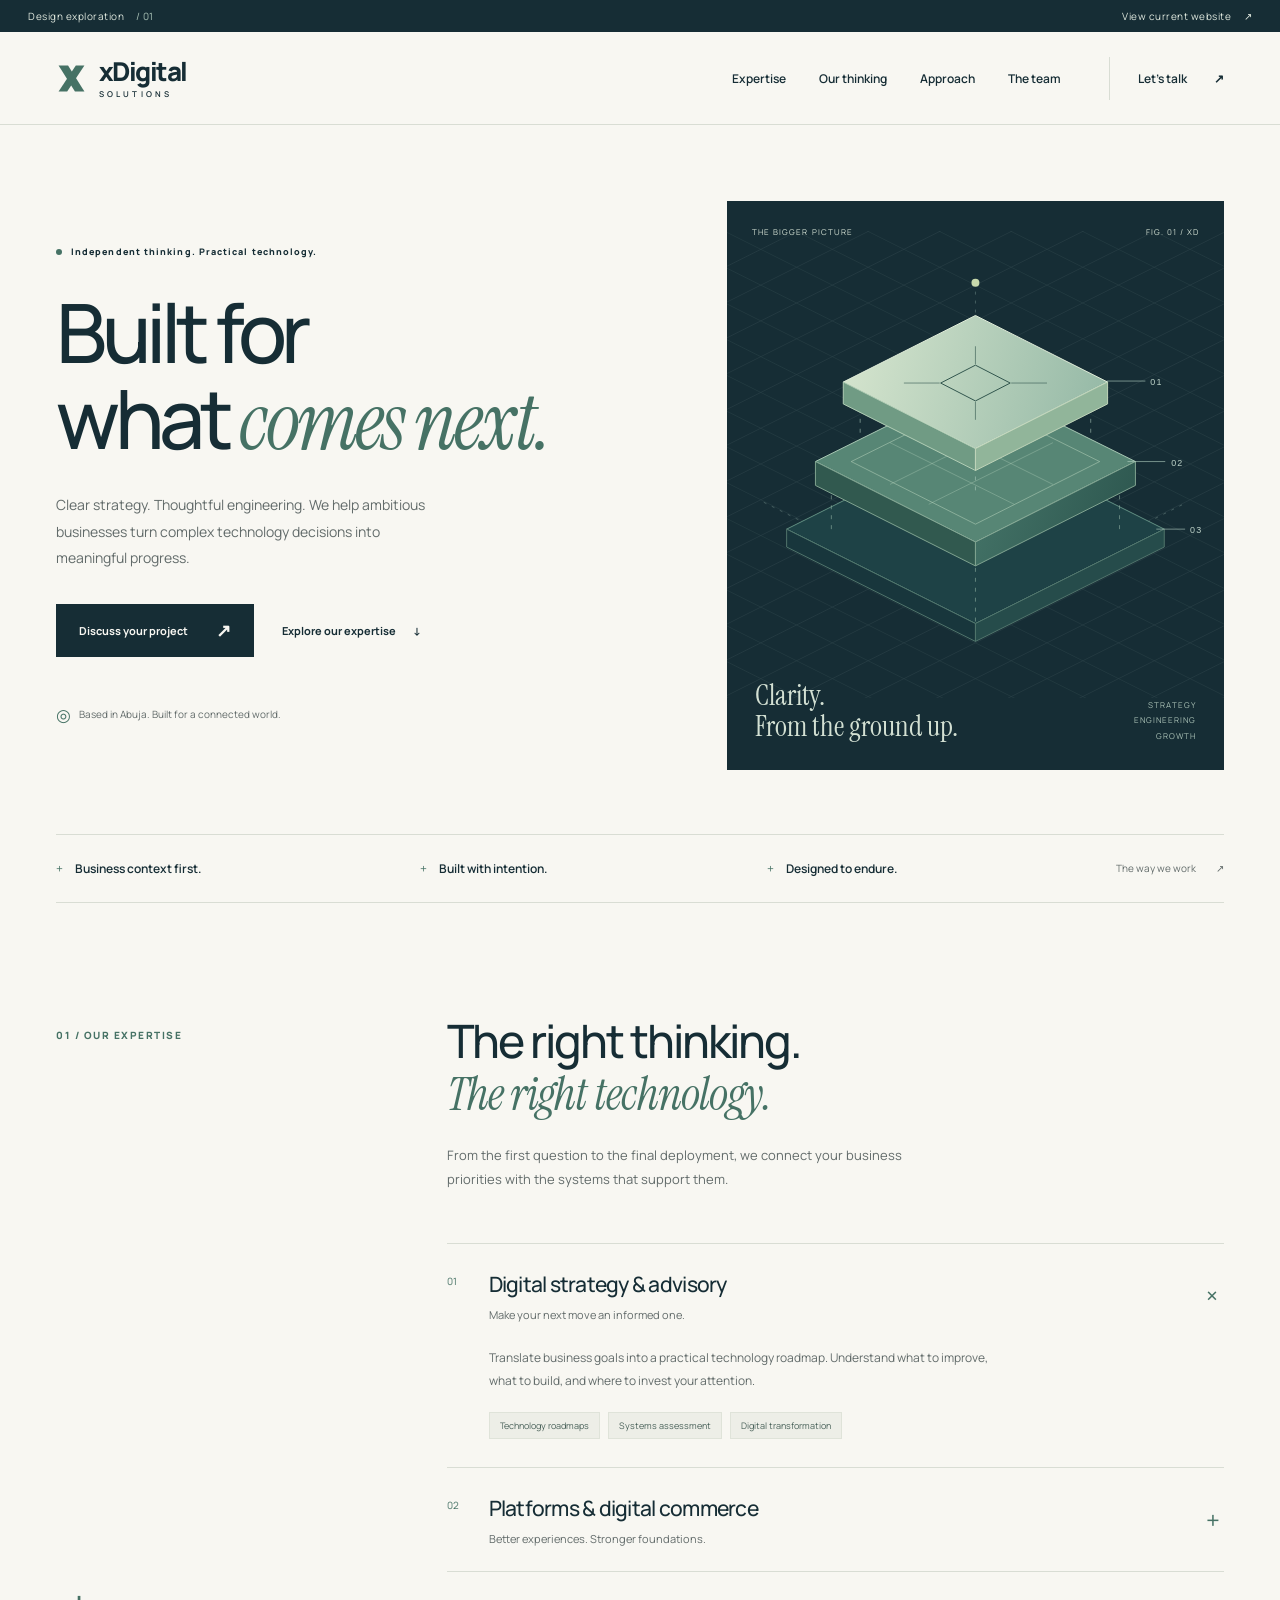
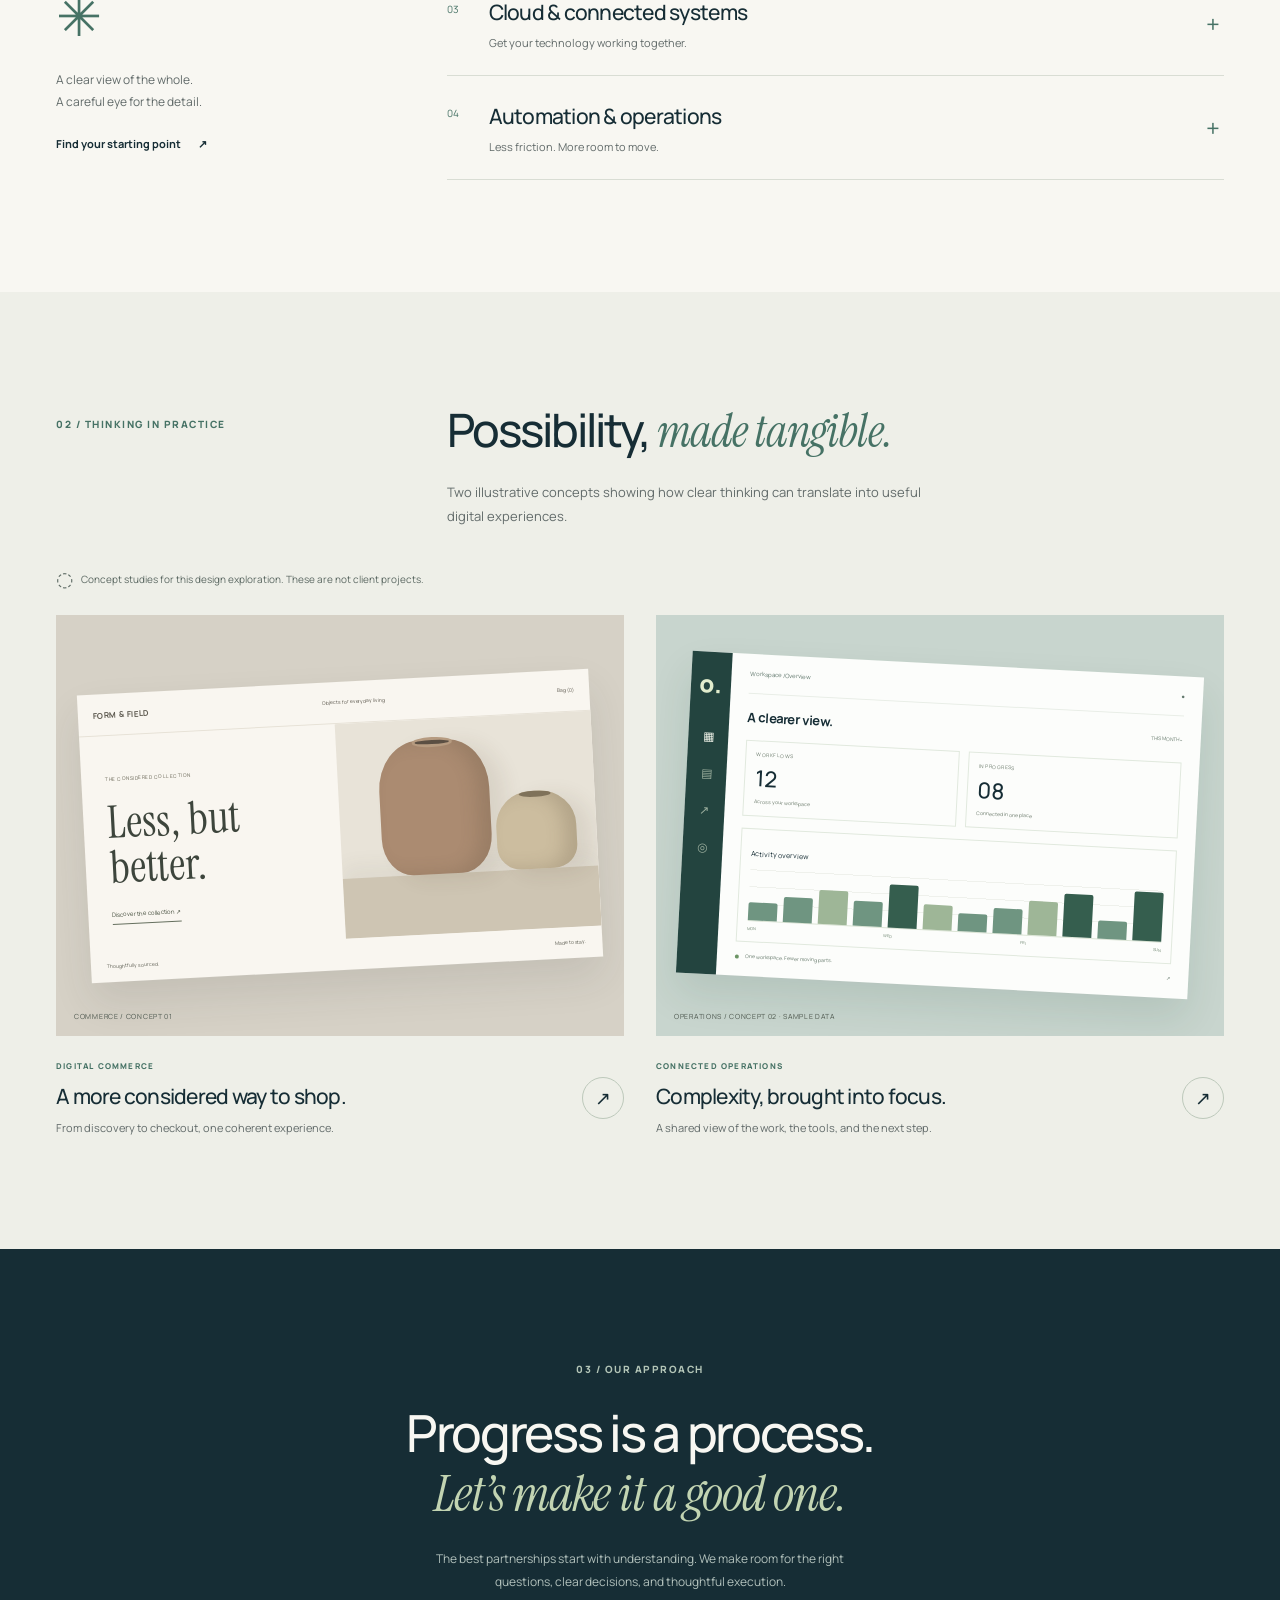
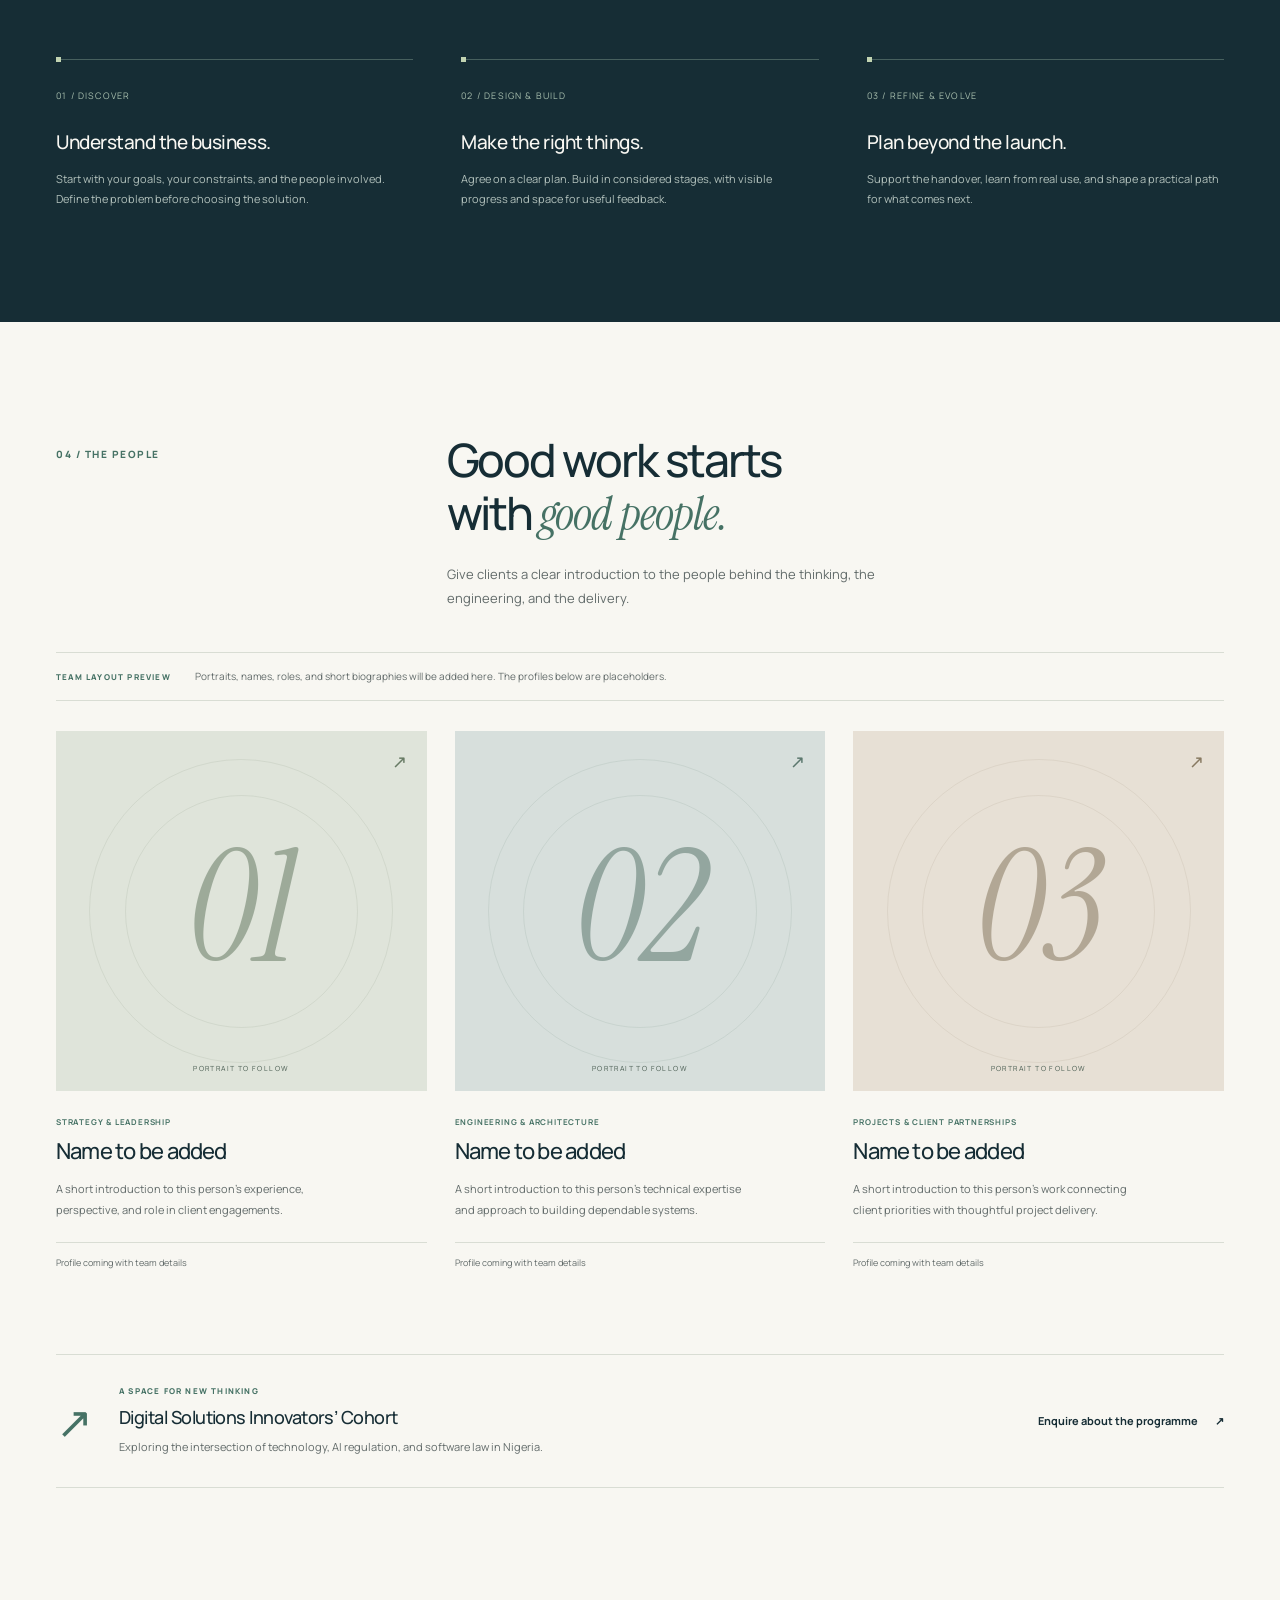
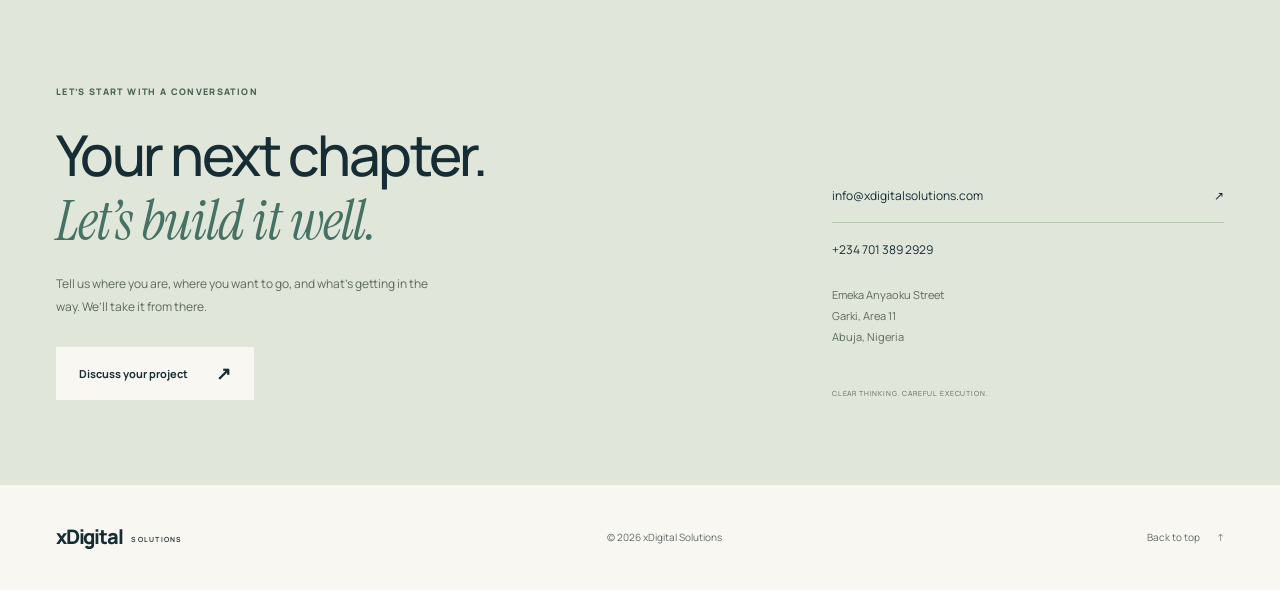
<file: prototype.html>
<!DOCTYPE html>
<html lang="en">
<head>
  <meta charset="UTF-8">
  <meta name="viewport" content="width=device-width, initial-scale=1.0">
  <meta name="robots" content="noindex, nofollow">
  <meta name="description" content="An experimental design direction for xDigital Solutions: considered technology strategy, thoughtful engineering, and lasting partnerships.">
  <meta name="theme-color" content="#152d35">
  <title>xDigital Solutions — Design exploration</title>
  <link rel="preconnect" href="https://fonts.googleapis.com">
  <link rel="preconnect" href="https://fonts.gstatic.com" crossorigin>
  <link href="https://fonts.googleapis.com/css2?family=Instrument+Serif:ital@0;1&family=Manrope:wght@400;500;600;700;800&display=swap" rel="stylesheet">
  <link rel="stylesheet" href="prototype.css">
  <script src="prototype.js" defer></script>
</head>
<body>
  <a class="skip-link" href="#main">Skip to content</a>
  <div class="preview-bar"><span>Design exploration <span class="preview-version">/ 01</span></span><a href="index.html">View current website <span aria-hidden="true">↗</span></a></div>

  <header class="site-header">
    <div class="container header-inner">
      <a class="brand" href="#top" aria-label="xDigital Solutions home">
        <svg class="brand-mark" viewBox="0 0 36 36" fill="none" aria-hidden="true"><path d="M3 3h11l19 30H22L3 3Z" fill="currentColor"/><path d="M23 3h10L13 33H3L23 3Z" fill="currentColor"/></svg>
        <span>xDigital<span class="brand-subtitle">SOLUTIONS</span></span>
      </a>
      <button class="menu-toggle" type="button" aria-expanded="false" aria-controls="navigation"><span class="menu-label">Menu</span><span class="menu-lines" aria-hidden="true"></span></button>
      <nav class="navigation" id="navigation" aria-label="Main navigation">
        <a href="#expertise">Expertise</a><a href="#work">Our thinking</a><a href="#approach">Approach</a><a href="#team">The team</a>
        <a class="nav-contact" href="#contact">Let’s talk <span aria-hidden="true">↗</span></a>
      </nav>
    </div>
  </header>

  <main id="main">
    <section class="hero container" id="top" aria-labelledby="hero-title">
      <div class="hero-copy">
        <p class="eyebrow"><span class="status-dot" aria-hidden="true"></span> Independent thinking. Practical technology.</p>
        <h1 id="hero-title">Built for<br>what <em>comes next.</em></h1>
        <p class="hero-description">Clear strategy. Thoughtful engineering. We help ambitious businesses turn complex technology decisions into meaningful progress.</p>
        <div class="hero-actions"><a class="button button-dark" href="#contact">Discuss your project <span aria-hidden="true">↗</span></a><a class="text-link" href="#expertise">Explore our expertise <span aria-hidden="true">↓</span></a></div>
        <div class="hero-location"><span class="location-icon" aria-hidden="true">◎</span> Based in Abuja. Built for a connected world.</div>
      </div>
      <div class="hero-art" role="img" aria-label="Architectural illustration of connected layers: strategy, engineering, and growth, building a shared digital foundation.">
        <div class="art-topline"><span>THE BIGGER PICTURE</span><span>FIG. 01 / XD</span></div>
        <svg class="architecture" viewBox="0 0 500 470" fill="none" aria-hidden="true">
          <defs>
            <pattern id="art-grid" width="36" height="36" patternUnits="userSpaceOnUse" patternTransform="matrix(1 .5 -1 .5 250 90)"><path d="M36 0H0V36" stroke="#c9dfd9" stroke-opacity=".12"/></pattern>
            <linearGradient id="plane-top" x1="99" y1="160" x2="394" y2="240" gradientUnits="userSpaceOnUse"><stop stop-color="#d7e6cf"/><stop offset="1" stop-color="#8eb4a2"/></linearGradient>
            <linearGradient id="plane-side" x1="90" y1="200" x2="410" y2="340" gradientUnits="userSpaceOnUse"><stop stop-color="#5e9382"/><stop offset="1" stop-color="#2a534c"/></linearGradient>
          </defs>
          <path fill="url(#art-grid)" d="M0 0h500v470H0z"/>
          <path d="M250 52v353M37 273l213 107 213-107" stroke="#b5d2c5" stroke-opacity=".3" stroke-dasharray="3 6"/>
          <path d="m60 300 190-95 190 95-190 95-190-95Z" fill="#1e4246" stroke="#639184"/>
          <path d="M60 300v18l190 95v-18L60 300Z" fill="#18363c" stroke="#51756c"/>
          <path d="M250 395v18l190-95v-18l-190 95Z" fill="#264c4b" stroke="#51756c"/>
          <path d="M105 236v64m290-64v64M250 309v85" stroke="#9cbdac" stroke-dasharray="4 6" stroke-opacity=".55"/>
          <g class="middle-plane">
            <path d="m89 232 161-80 161 80-161 81-161-81Z" fill="#578675" stroke="#a9c9b5"/>
            <path d="M89 232v24l161 81v-24L89 232Z" fill="#31594f" stroke="#81a491"/>
            <path d="M250 313v24l161-81v-24l-161 81Z" fill="url(#plane-side)" stroke="#81a491"/>
            <path d="m125 232 125-62 125 62-125 63-125-63Z" stroke="#c7dfc8" stroke-opacity=".45"/>
            <path d="m164 213 125 62m-86-82 125 62m-164 0 125-62m-86 82 125-62" stroke="#c7dfc8" stroke-opacity=".3"/>
          </g>
          <path d="M134 159v50m232-50v50M250 217v48" stroke="#b5d2c5" stroke-dasharray="4 6" stroke-opacity=".55"/>
          <g class="top-plane">
            <path d="m117 152 133-67 133 67-133 67-133-67Z" fill="url(#plane-top)" stroke="#e1edda"/>
            <path d="M117 152v22l133 67v-22l-133-67Z" fill="#709b84" stroke="#b2ceb6"/>
            <path d="M250 219v22l133-67v-22l-133 67Z" fill="#91b59a" stroke="#c1d5ba"/>
            <path d="m215 153 35-18 35 18-35 18-35-18Z" stroke="#31554d"/>
            <path d="M250 116v18m0 38v18m-72-37h36m72 0h36" stroke="#31554d" stroke-opacity=".6"/>
          </g>
          <circle cx="250" cy="52" r="4" fill="#c8d9ac"/>
          <path d="M382 151h39m-18 81h38m-9 68h29" stroke="#b5d2c5" stroke-opacity=".6"/>
          <g fill="#bdd2c8" font-family="sans-serif" font-size="9" letter-spacing="1.2"><text x="426" y="155">01</text><text x="447" y="236">02</text><text x="466" y="304">03</text></g>
        </svg>
        <div class="art-caption"><span>Clarity.<br>From the ground up.</span><span class="art-caption-small">STRATEGY<br>ENGINEERING<br>GROWTH</span></div>
      </div>
    </section>

    <div class="principles container" aria-label="Our principles"><span>Business context first.</span><span>Built with intention.</span><span>Designed to endure.</span><a href="#approach">The way we work <span aria-hidden="true">↗</span></a></div>

    <section class="section container expertise" id="expertise" aria-labelledby="expertise-title">
      <div class="section-heading"><p class="eyebrow">01 / OUR EXPERTISE</p><div><h2 id="expertise-title">The right thinking.<br><em>The right technology.</em></h2><p>From the first question to the final deployment, we connect your business priorities with the systems that support them.</p></div></div>
      <div class="expertise-layout">
        <aside class="expertise-aside"><span class="small-cross" aria-hidden="true">✳</span><p>A clear view of the whole.<br>A careful eye for the detail.</p><a class="text-link" href="#contact">Find your starting point <span aria-hidden="true">↗</span></a></aside>
        <div class="service-list">
          <details class="service" open><summary><span class="service-number">01</span><span><span class="service-title">Digital strategy & advisory</span><span class="service-subtitle">Make your next move an informed one.</span></span><span class="service-toggle" aria-hidden="true">+</span></summary><div class="service-body"><p>Translate business goals into a practical technology roadmap. Understand what to improve, what to build, and where to invest your attention.</p><ul class="tags"><li>Technology roadmaps</li><li>Systems assessment</li><li>Digital transformation</li></ul></div></details>
          <details class="service"><summary><span class="service-number">02</span><span><span class="service-title">Platforms & digital commerce</span><span class="service-subtitle">Better experiences. Stronger foundations.</span></span><span class="service-toggle" aria-hidden="true">+</span></summary><div class="service-body"><p>Build websites, web applications, and online stores around the people who use them, with dependable foundations for payments, content, and day-to-day operations.</p><ul class="tags"><li>Web applications</li><li>E-commerce</li><li>Customer experiences</li></ul></div></details>
          <details class="service"><summary><span class="service-number">03</span><span><span class="service-title">Cloud & connected systems</span><span class="service-subtitle">Get your technology working together.</span></span><span class="service-toggle" aria-hidden="true">+</span></summary><div class="service-body"><p>Connect the tools you depend on and build cloud infrastructure around your operational needs. Give your systems a clear path to grow together.</p><ul class="tags"><li>Cloud infrastructure</li><li>API integrations</li><li>Business systems</li></ul></div></details>
          <details class="service"><summary><span class="service-number">04</span><span><span class="service-title">Automation & operations</span><span class="service-subtitle">Less friction. More room to move.</span></span><span class="service-toggle" aria-hidden="true">+</span></summary><div class="service-body"><p>Replace repetitive tasks with considered workflows. Make handovers clearer, reduce duplicate work, and give your people more time for the work that needs them.</p><ul class="tags"><li>Workflow design</li><li>Process automation</li><li>Internal tools</li></ul></div></details>
        </div>
      </div>
    </section>

    <section class="work-section" id="work" aria-labelledby="work-title"><div class="container section">
      <div class="section-heading work-heading"><p class="eyebrow">02 / THINKING IN PRACTICE</p><div><h2 id="work-title">Possibility, <em>made tangible.</em></h2><p>Two illustrative concepts showing how clear thinking can translate into useful digital experiences.</p></div></div>
      <p class="concept-note"><span aria-hidden="true">◌</span> Concept studies for this design exploration. These are not client projects.</p>
      <div class="work-grid">
        <article class="work-card"><div class="project-visual commerce-visual" aria-hidden="true"><div class="store-window"><div class="store-nav"><b>FORM & FIELD</b><span>Objects for everyday living</span><span>Bag (0)</span></div><div class="store-body"><div class="store-copy"><span>THE CONSIDERED COLLECTION</span><strong>Less, but<br>better.</strong><span class="store-shop">Discover the collection ↗</span></div><div class="product-scene"><div class="vase vase-one"></div><div class="vase vase-two"></div><div class="product-plinth"></div></div></div><div class="store-bottom"><span>Thoughtfully sourced.</span><span>Made to stay.</span></div></div><span class="visual-caption">COMMERCE / CONCEPT 01</span></div><div class="work-caption"><div><p class="eyebrow">DIGITAL COMMERCE</p><h3>A more considered way to shop.</h3><p>From discovery to checkout, one coherent experience.</p></div><button class="round-link" type="button" data-study="commerce" aria-label="Read the digital commerce concept"><span aria-hidden="true">↗</span></button></div></article>
        <article class="work-card"><div class="project-visual operations-visual" aria-hidden="true"><div class="dashboard-window"><div class="dashboard-sidebar"><span class="dashboard-logo">o.</span><span class="dashboard-active">▦</span><span>▤</span><span>↗</span><span>◎</span></div><div class="dashboard-main"><div class="dashboard-top"><span>Workspace / Overview</span><span>●</span></div><div class="dashboard-title"><strong>A clearer view.</strong><span>THIS MONTH⌄</span></div><div class="dashboard-metrics"><div><span>WORKFLOWS</span><strong>12</strong><small>Across your workspace</small></div><div><span>IN PROGRESS</span><strong>08</strong><small>Connected in one place</small></div></div><div class="dashboard-chart"><span>Activity overview</span><div class="chart-bars"><i></i><i></i><i></i><i></i><i></i><i></i><i></i><i></i><i></i><i></i><i></i><i></i></div><div class="chart-labels"><span>MON</span><span>WED</span><span>FRI</span><span>SUN</span></div></div><div class="dashboard-task"><span class="task-dot"></span><span>One workspace. Fewer moving parts.</span><span>↗</span></div></div></div><span class="visual-caption">OPERATIONS / CONCEPT 02 · SAMPLE DATA</span></div><div class="work-caption"><div><p class="eyebrow">CONNECTED OPERATIONS</p><h3>Complexity, brought into focus.</h3><p>A shared view of the work, the tools, and the next step.</p></div><button class="round-link" type="button" data-study="operations" aria-label="Read the connected operations concept"><span aria-hidden="true">↗</span></button></div></article>
      </div>
    </div></section>

    <section class="approach-section" id="approach" aria-labelledby="approach-title"><div class="container section">
      <div class="approach-heading"><p class="eyebrow">03 / OUR APPROACH</p><h2 id="approach-title">Progress is a process.<br><em>Let’s make it a good one.</em></h2><p>The best partnerships start with understanding. We make room for the right questions, clear decisions, and thoughtful execution.</p></div>
      <ol class="process"><li><span class="process-index">01 / DISCOVER</span><h3>Understand the business.</h3><p>Start with your goals, your constraints, and the people involved. Define the problem before choosing the solution.</p></li><li><span class="process-index">02 / DESIGN & BUILD</span><h3>Make the right things.</h3><p>Agree on a clear plan. Build in considered stages, with visible progress and space for useful feedback.</p></li><li><span class="process-index">03 / REFINE & EVOLVE</span><h3>Plan beyond the launch.</h3><p>Support the handover, learn from real use, and shape a practical path for what comes next.</p></li></ol>
    </div></section>

    <section class="section container team-section" id="team" aria-labelledby="team-title">
      <div class="section-heading"><p class="eyebrow">04 / THE PEOPLE</p><div><h2 id="team-title">Good work starts<br>with <em>good people.</em></h2><p>Give clients a clear introduction to the people behind the thinking, the engineering, and the delivery.</p></div></div>
      <div class="team-intro"><span class="eyebrow">TEAM LAYOUT PREVIEW</span><p>Portraits, names, roles, and short biographies will be added here. The profiles below are placeholders.</p></div>
      <div class="team-grid">
        <article class="team-card"><div class="portrait-placeholder portrait-one"><span class="portrait-corner" aria-hidden="true">↗</span><span class="portrait-number" aria-hidden="true">01</span><span class="portrait-label">PORTRAIT TO FOLLOW</span></div><div class="team-role">STRATEGY & LEADERSHIP</div><h3>Name to be added</h3><p>A short introduction to this person’s experience, perspective, and role in client engagements.</p><span class="profile-pending">Profile coming with team details</span></article>
        <article class="team-card"><div class="portrait-placeholder portrait-two"><span class="portrait-corner" aria-hidden="true">↗</span><span class="portrait-number" aria-hidden="true">02</span><span class="portrait-label">PORTRAIT TO FOLLOW</span></div><div class="team-role">ENGINEERING & ARCHITECTURE</div><h3>Name to be added</h3><p>A short introduction to this person’s technical expertise and approach to building dependable systems.</p><span class="profile-pending">Profile coming with team details</span></article>
        <article class="team-card"><div class="portrait-placeholder portrait-three"><span class="portrait-corner" aria-hidden="true">↗</span><span class="portrait-number" aria-hidden="true">03</span><span class="portrait-label">PORTRAIT TO FOLLOW</span></div><div class="team-role">PROJECTS & CLIENT PARTNERSHIPS</div><h3>Name to be added</h3><p>A short introduction to this person’s work connecting client priorities with thoughtful project delivery.</p><span class="profile-pending">Profile coming with team details</span></article>
      </div>
      <aside class="research-note"><span class="research-symbol" aria-hidden="true">↗</span><div><p class="eyebrow">A SPACE FOR NEW THINKING</p><h3>Digital Solutions Innovators’ Cohort</h3><p>Exploring the intersection of technology, AI regulation, and software law in Nigeria.</p></div><a class="text-link" href="mailto:info@xdigitalsolutions.com?subject=Innovators%20Cohort%20Enquiry">Enquire about the programme <span aria-hidden="true">↗</span></a></aside>
    </section>

    <section class="contact-section" id="contact" aria-labelledby="contact-title"><div class="container contact-inner"><div><p class="eyebrow">LET’S START WITH A CONVERSATION</p><h2 id="contact-title">Your next chapter.<br><em>Let’s build it well.</em></h2><p>Tell us where you are, where you want to go, and what’s getting in the way. We’ll take it from there.</p><a class="button button-light" href="mailto:info@xdigitalsolutions.com?subject=Project%20Enquiry">Discuss your project <span aria-hidden="true">↗</span></a></div><div class="contact-details"><a class="contact-email" href="mailto:info@xdigitalsolutions.com">info@xdigitalsolutions.com <span aria-hidden="true">↗</span></a><a href="tel:+2347013892929">+234 701 389 2929</a><address>Emeka Anyaoku Street<br>Garki, Area 11<br>Abuja, Nigeria</address><span class="contact-caption">CLEAR THINKING. CAREFUL EXECUTION.</span></div></div></section>
  </main>

  <footer class="site-footer"><div class="container footer-inner"><a class="brand footer-brand" href="#top">xDigital<span class="footer-brand-detail">SOLUTIONS</span></a><p>© 2026 xDigital Solutions</p><a href="#top">Back to top <span aria-hidden="true">↑</span></a></div></footer>

  <dialog class="study-dialog" id="study-dialog" aria-labelledby="study-title"><div class="dialog-inner"><div class="dialog-top"><p class="eyebrow">ILLUSTRATIVE CONCEPT STUDY</p><button class="dialog-close" type="button" aria-label="Close concept study">✕</button></div><h2 id="study-title"></h2><p class="dialog-disclaimer">A demonstration of our proposed presentation style, not a completed client engagement.</p><div id="study-content"></div><a class="button button-dark" href="mailto:info@xdigitalsolutions.com?subject=Project%20Enquiry">Discuss something similar <span aria-hidden="true">↗</span></a></div></dialog>
</body>
</html>
</file>
<file: styles.css>
:root {
  --electric: #00fff5;
  --deep-blue: #0a0e27;
  --midnight: #1a1d35;
  --slate: #2d3250;
  --muted: #7c88a1;
  --highlight: #ff6b9d;
  --white: #ffffff;
  --off-white: #f0f2f7;
}

*, *::before, *::after {
  margin: 0;
  padding: 0;
  box-sizing: border-box;
}

html {
  scroll-behavior: smooth;
  overflow-x: hidden;
}

body {
  font-family: 'Manrope', sans-serif;
  background: var(--deep-blue);
  color: var(--white);
  overflow-x: hidden;
  line-height: 1.6;
}

body::before {
  content: '';
  position: fixed;
  top: 0;
  left: 0;
  width: 100%;
  height: 100%;
  background: 
    radial-gradient(circle at 20% 30%, rgba(0, 255, 245, 0.08) 0%, transparent 50%),
    radial-gradient(circle at 80% 70%, rgba(255, 107, 157, 0.06) 0%, transparent 50%);
  z-index: 0;
  pointer-events: none;
  animation: pulseGlow 8s ease-in-out infinite;
}

@keyframes pulseGlow {
  0%, 100% { opacity: 0.4; }
  50% { opacity: 0.7; }
}

/* ========== HEADER ========== */
header {
  position: sticky;
  top: 0;
  z-index: 100;
  background: rgba(10, 14, 39, 0.85);
  backdrop-filter: blur(20px);
  border-bottom: 1px solid rgba(0, 255, 245, 0.1);
}

nav {
  max-width: 1400px;
  margin: 0 auto;
  padding: 20px 48px;
  display: flex;
  justify-content: space-between;
  align-items: center;
}

.logo {
  font-family: 'Syne', sans-serif;
  font-size: 22px;
  font-weight: 800;
  letter-spacing: -0.02em;
  color: var(--electric);
  text-decoration: none;
  cursor: pointer;
}

.logo::before {
  content: 'x';
  color: var(--highlight);
  margin-right: 2px;
}

.nav-links {
  display: flex;
  gap: 40px;
  list-style: none;
  align-items: center;
}

.nav-links a {
  color: var(--muted);
  text-decoration: none;
  font-size: 14px;
  font-weight: 500;
  transition: color 0.3s ease;
  position: relative;
  cursor: pointer;
}

.nav-links a:hover {
  color: var(--electric);
}

.nav-links a::after {
  content: '';
  position: absolute;
  bottom: -4px;
  left: 0;
  width: 0;
  height: 2px;
  background: var(--electric);
  transition: width 0.3s ease;
}

.nav-links a:hover::after {
  width: 100%;
}

/* ========== HERO ========== */
.hero {
  position: relative;
  min-height: 95vh;
  display: flex;
  align-items: center;
  overflow: hidden;
}

.hero-grid {
  position: absolute;
  top: 0;
  left: 0;
  width: 100%;
  height: 100%;
  background-image: 
    linear-gradient(rgba(0, 255, 245, 0.03) 1px, transparent 1px),
    linear-gradient(90deg, rgba(0, 255, 245, 0.03) 1px, transparent 1px);
  background-size: 60px 60px;
  mask-image: linear-gradient(to bottom, black, transparent);
  pointer-events: none;
}

.hero-content {
  position: relative;
  z-index: 2;
  max-width: 1400px;
  margin: 0 auto;
  padding: 80px 48px;
}

.hero-tag {
  display: inline-flex;
  align-items: center;
  gap: 8px;
  background: rgba(0, 255, 245, 0.1);
  border: 1px solid rgba(0, 255, 245, 0.3);
  padding: 8px 16px;
  border-radius: 24px;
  font-family: 'Space Mono', monospace;
  font-size: 12px;
  color: var(--electric);
  margin-bottom: 32px;
  animation: fadeSlideDown 0.8s ease-out;
}

.hero-tag::before {
  content: '';
  width: 8px;
  height: 8px;
  background: var(--electric);
  border-radius: 50%;
  animation: pulse 2s ease-in-out infinite;
}

@keyframes pulse {
  0%, 100% { opacity: 1; transform: scale(1); }
  50% { opacity: 0.5; transform: scale(0.8); }
}

.hero h1 {
  font-family: 'Syne', sans-serif;
  font-size: clamp(48px, 7vw, 92px);
  font-weight: 800;
  line-height: 1.05;
  margin-bottom: 24px;
  background: linear-gradient(135deg, var(--white) 30%, var(--electric) 100%);
  -webkit-background-clip: text;
  -webkit-text-fill-color: transparent;
  background-clip: text;
  animation: fadeSlideUp 1s ease-out 0.2s both;
}

.hero h1 span {
  color: var(--highlight);
  background: linear-gradient(135deg, var(--highlight), var(--electric));
  -webkit-background-clip: text;
  -webkit-text-fill-color: transparent;
  background-clip: text;
}

.hero-subtitle {
  font-size: clamp(18px, 2.5vw, 24px);
  color: var(--muted);
  max-width: 680px;
  margin-bottom: 48px;
  line-height: 1.7;
  animation: fadeSlideUp 1s ease-out 0.4s both;
}

.hero-cta-group {
  display: flex;
  gap: 20px;
  flex-wrap: wrap;
  animation: fadeSlideUp 1s ease-out 0.6s both;
}

.btn-primary {
  background: linear-gradient(135deg, var(--electric), var(--highlight));
  color: var(--deep-blue);
  padding: 16px 40px;
  border: none;
  border-radius: 8px;
  font-size: 16px;
  font-weight: 700;
  cursor: pointer;
  text-decoration: none;
  display: inline-block;
  transition: all 0.3s ease;
  position: relative;
  overflow: hidden;
  font-family: 'Manrope', sans-serif;
}

.btn-primary::before {
  content: '';
  position: absolute;
  top: 0;
  left: -100%;
  width: 100%;
  height: 100%;
  background: linear-gradient(90deg, transparent, rgba(255,255,255,0.3), transparent);
  transition: left 0.5s ease;
}

.btn-primary:hover::before {
  left: 100%;
}

.btn-primary:hover {
  transform: translateY(-3px);
  box-shadow: 0 12px 30px rgba(0, 255, 245, 0.4);
}

.btn-secondary {
  background: transparent;
  color: var(--electric);
  padding: 16px 40px;
  border: 2px solid var(--electric);
  border-radius: 8px;
  font-size: 16px;
  font-weight: 600;
  cursor: pointer;
  text-decoration: none;
  display: inline-block;
  transition: all 0.3s ease;
  font-family: 'Manrope', sans-serif;
}

.btn-secondary:hover {
  background: rgba(0, 255, 245, 0.1);
  transform: translateY(-3px);
}

@keyframes fadeSlideUp {
  from { opacity: 0; transform: translateY(30px); }
  to { opacity: 1; transform: translateY(0); }
}

@keyframes fadeSlideDown {
  from { opacity: 0; transform: translateY(-20px); }
  to { opacity: 1; transform: translateY(0); }
}

/* ========== SECTIONS ========== */
.section {
  position: relative;
  max-width: 1400px;
  margin: 0 auto;
  padding: 120px 48px;
}

.section-label {
  font-family: 'Space Mono', monospace;
  font-size: 12px;
  color: var(--electric);
  letter-spacing: 0.2em;
  text-transform: uppercase;
  margin-bottom: 16px;
}

.section-title {
  font-family: 'Syne', sans-serif;
  font-size: clamp(36px, 5vw, 56px);
  font-weight: 800;
  margin-bottom: 24px;
  line-height: 1.15;
}

.section-intro {
  font-size: 18px;
  color: var(--muted);
  max-width: 720px;
  margin-bottom: 64px;
  line-height: 1.8;
}

/* ========== SERVICES ========== */
.services-grid {
  display: grid;
  grid-template-columns: repeat(auto-fit, minmax(320px, 1fr));
  gap: 32px;
}

.service-card {
  background: rgba(42, 46, 73, 0.4);
  border: 1px solid rgba(124, 136, 161, 0.2);
  padding: 40px;
  border-radius: 16px;
  transition: all 0.4s ease;
  position: relative;
  overflow: hidden;
  cursor: pointer;
}

.service-card::before {
  content: '';
  position: absolute;
  top: 0;
  left: 0;
  width: 100%;
  height: 4px;
  background: linear-gradient(90deg, var(--electric), var(--highlight));
  transform: scaleX(0);
  transform-origin: left;
  transition: transform 0.4s ease;
}

.service-card:hover::before {
  transform: scaleX(1);
}

.service-card:hover {
  border-color: var(--electric);
  transform: translateY(-8px);
  box-shadow: 0 16px 50px rgba(0, 255, 245, 0.15);
}

.service-icon {
  width: 56px;
  height: 56px;
  background: linear-gradient(135deg, rgba(0, 255, 245, 0.2), rgba(255, 107, 157, 0.2));
  border-radius: 12px;
  display: flex;
  align-items: center;
  justify-content: center;
  font-size: 28px;
  margin-bottom: 24px;
}

.service-title {
  font-family: 'Syne', sans-serif;
  font-size: 22px;
  font-weight: 700;
  margin-bottom: 12px;
  color: var(--white);
}

.service-desc {
  color: var(--muted);
  line-height: 1.7;
  font-size: 15px;
}

.service-arrow {
  display: inline-flex;
  align-items: center;
  gap: 8px;
  margin-top: 20px;
  font-size: 13px;
  font-weight: 600;
  color: var(--electric);
  font-family: 'Space Mono', monospace;
  opacity: 0;
  transform: translateX(-8px);
  transition: all 0.3s ease;
}

.service-card:hover .service-arrow {
  opacity: 1;
  transform: translateX(0);
}

/* ========== INTERNSHIP ========== */
.internship-cta {
  background: linear-gradient(135deg, rgba(0, 255, 245, 0.05), rgba(255, 107, 157, 0.05));
  border: 2px solid rgba(0, 255, 245, 0.2);
  border-radius: 24px;
  padding: 80px 60px;
  text-align: center;
  position: relative;
  overflow: hidden;
  margin: 120px 0;
}

.internship-cta::before {
  content: '';
  position: absolute;
  top: -50%;
  right: -50%;
  width: 200%;
  height: 200%;
  background: radial-gradient(circle, rgba(0, 255, 245, 0.1) 0%, transparent 70%);
  animation: rotate 20s linear infinite;
}

@keyframes rotate {
  from { transform: rotate(0deg); }
  to { transform: rotate(360deg); }
}

.internship-content {
  position: relative;
  z-index: 2;
}

.internship-badge {
  display: inline-block;
  background: rgba(255, 107, 157, 0.2);
  color: var(--highlight);
  padding: 8px 20px;
  border-radius: 20px;
  font-size: 13px;
  font-weight: 600;
  letter-spacing: 0.05em;
  margin-bottom: 24px;
}

.internship-title {
  font-family: 'Syne', sans-serif;
  font-size: clamp(32px, 4vw, 48px);
  font-weight: 800;
  margin-bottom: 20px;
  background: linear-gradient(135deg, var(--white), var(--electric));
  -webkit-background-clip: text;
  -webkit-text-fill-color: transparent;
  background-clip: text;
}

.internship-desc {
  font-size: 18px;
  color: var(--muted);
  max-width: 680px;
  margin: 0 auto 40px;
  line-height: 1.7;
}

/* ========== CONTACT ========== */
.contact-section {
  background: rgba(42, 46, 73, 0.3);
  border-top: 1px solid rgba(0, 255, 245, 0.1);
  padding: 80px 48px;
}

.contact-grid {
  max-width: 1400px;
  margin: 0 auto;
  display: grid;
  grid-template-columns: 1fr 1fr;
  gap: 80px;
}

.contact-info h3 {
  font-family: 'Syne', sans-serif;
  font-size: 32px;
  font-weight: 800;
  margin-bottom: 24px;
}

.contact-copy {
  color: var(--muted);
  margin-top: 16px;
  line-height: 1.7;
}

.contact-project-prompt {
  margin-bottom: 24px;
}

.contact-subject {
  color: var(--electric);
}

.contact-details {
  display: flex;
  flex-direction: column;
  gap: 20px;
  margin-top: 40px;
}

.contact-item {
  display: flex;
  align-items: center;
  gap: 16px;
  color: var(--muted);
  font-size: 16px;
}

.contact-item-icon {
  width: 40px;
  height: 40px;
  background: rgba(0, 255, 245, 0.1);
  border-radius: 8px;
  display: flex;
  align-items: center;
  justify-content: center;
  color: var(--electric);
}

.contact-item a {
  color: var(--electric);
  text-decoration: none;
  transition: opacity 0.3s ease;
}

.contact-item a:hover {
  opacity: 0.7;
}

/* ========== FOOTER ========== */
footer {
  background: var(--midnight);
  border-top: 1px solid rgba(0, 255, 245, 0.1);
  padding: 40px 48px;
  text-align: center;
}

.footer-content {
  max-width: 1400px;
  margin: 0 auto;
  display: flex;
  justify-content: space-between;
  align-items: center;
}

.footer-text {
  color: var(--muted);
  font-size: 14px;
}

.footer-links {
  display: flex;
  gap: 32px;
}

.footer-links a {
  color: var(--muted);
  text-decoration: none;
  font-size: 14px;
  transition: color 0.3s ease;
}

.footer-links a:hover {
  color: var(--electric);
}

/* ========== SERVICE DETAIL PAGE ========== */
#service-detail-page {
  display: none;
  position: fixed;
  top: 0;
  left: 0;
  width: 100%;
  height: 100%;
  background: var(--deep-blue);
  z-index: 200;
  overflow-y: auto;
  animation: pageSlideIn 0.4s cubic-bezier(0.22, 1, 0.36, 1);
}

#service-detail-page.active {
  display: block;
}

@keyframes pageSlideIn {
  from { opacity: 0; transform: translateY(40px); }
  to { opacity: 1; transform: translateY(0); }
}

.detail-header {
  position: sticky;
  top: 0;
  z-index: 10;
  background: rgba(10, 14, 39, 0.92);
  backdrop-filter: blur(20px);
  border-bottom: 1px solid rgba(0, 255, 245, 0.1);
  padding: 20px 48px;
  display: flex;
  align-items: center;
  justify-content: space-between;
}

.back-btn {
  display: inline-flex;
  align-items: center;
  gap: 10px;
  color: var(--electric);
  font-family: 'Space Mono', monospace;
  font-size: 13px;
  cursor: pointer;
  text-decoration: none;
  border: 1px solid rgba(0, 255, 245, 0.3);
  padding: 10px 20px;
  border-radius: 6px;
  transition: all 0.3s ease;
  background: rgba(0, 255, 245, 0.05);
}

.back-btn:hover {
  background: rgba(0, 255, 245, 0.12);
  transform: translateX(-3px);
}

.detail-logo {
  font-family: 'Syne', sans-serif;
  font-size: 20px;
  font-weight: 800;
  color: var(--electric);
}

.detail-logo::before {
  content: 'x';
  color: var(--highlight);
  margin-right: 2px;
}

.detail-hero {
  position: relative;
  padding: 100px 48px 80px;
  max-width: 1400px;
  margin: 0 auto;
  overflow: hidden;
}

.detail-hero::before {
  content: '';
  position: absolute;
  top: 0;
  left: 0;
  width: 100%;
  height: 100%;
  background-image: 
    linear-gradient(rgba(0, 255, 245, 0.03) 1px, transparent 1px),
    linear-gradient(90deg, rgba(0, 255, 245, 0.03) 1px, transparent 1px);
  background-size: 60px 60px;
  mask-image: linear-gradient(to bottom, black 30%, transparent);
  pointer-events: none;
}

.detail-tag {
  display: inline-flex;
  align-items: center;
  gap: 8px;
  background: rgba(0, 255, 245, 0.1);
  border: 1px solid rgba(0, 255, 245, 0.3);
  padding: 7px 14px;
  border-radius: 24px;
  font-family: 'Space Mono', monospace;
  font-size: 11px;
  color: var(--electric);
  margin-bottom: 28px;
  letter-spacing: 0.1em;
  text-transform: uppercase;
}

.detail-icon-large {
  font-size: 64px;
  display: block;
  margin-bottom: 28px;
  animation: fadeSlideUp 0.6s ease-out both;
}

.detail-title {
  font-family: 'Syne', sans-serif;
  font-size: clamp(42px, 6vw, 72px);
  font-weight: 800;
  line-height: 1.05;
  margin-bottom: 24px;
  background: linear-gradient(135deg, var(--white) 40%, var(--electric) 100%);
  -webkit-background-clip: text;
  -webkit-text-fill-color: transparent;
  background-clip: text;
  animation: fadeSlideUp 0.6s ease-out 0.1s both;
}

.detail-tagline {
  font-size: clamp(18px, 2.5vw, 22px);
  color: var(--muted);
  max-width: 620px;
  line-height: 1.7;
  margin-bottom: 60px;
  animation: fadeSlideUp 0.6s ease-out 0.2s both;
}

/* Detail body */
.detail-body {
  max-width: 1400px;
  margin: 0 auto;
  padding: 0 48px 80px;
  display: grid;
  grid-template-columns: 1fr 380px;
  gap: 80px;
  align-items: start;
}

.detail-main {}

.detail-section-label {
  font-family: 'Space Mono', monospace;
  font-size: 11px;
  color: var(--electric);
  letter-spacing: 0.2em;
  text-transform: uppercase;
  margin-bottom: 20px;
  margin-top: 56px;
}

.detail-section-label:first-child {
  margin-top: 0;
}

.detail-section-title {
  font-family: 'Syne', sans-serif;
  font-size: 28px;
  font-weight: 700;
  margin-bottom: 16px;
  color: var(--white);
}

.detail-section-text {
  color: var(--muted);
  line-height: 1.85;
  font-size: 16px;
  margin-bottom: 24px;
}

.detail-scope-intro {
  margin-bottom: 32px;
}

.detail-features {
  display: grid;
  grid-template-columns: 1fr 1fr;
  gap: 16px;
  margin-top: 8px;
}

.detail-feature {
  display: flex;
  align-items: flex-start;
  gap: 12px;
  padding: 16px 20px;
  background: rgba(42, 46, 73, 0.4);
  border: 1px solid rgba(0, 255, 245, 0.1);
  border-radius: 10px;
  font-size: 14px;
  color: var(--off-white);
  line-height: 1.5;
  transition: border-color 0.3s ease;
}

.detail-feature:hover {
  border-color: rgba(0, 255, 245, 0.3);
}

.detail-categories {
  display: flex;
  flex-direction: column;
  gap: 40px;
}

.detail-category {
  border-left: 2px solid rgba(0, 255, 245, 0.2);
  padding-left: 24px;
}

.detail-category-label {
  font-family: 'Syne', sans-serif;
  font-size: 16px;
  font-weight: 700;
  color: var(--white);
  margin-bottom: 16px;
  display: flex;
  align-items: center;
  gap: 10px;
}

.detail-category-label::before {
  content: '';
  display: inline-block;
  width: 6px;
  height: 6px;
  border-radius: 50%;
  background: var(--electric);
  flex-shrink: 0;
}

.detail-feature-dot {
  width: 8px;
  height: 8px;
  min-width: 8px;
  border-radius: 50%;
  background: var(--electric);
  margin-top: 5px;
}

.process-steps {
  display: flex;
  flex-direction: column;
  gap: 0;
  margin-top: 8px;
}

.process-step {
  display: flex;
  gap: 24px;
  padding: 28px 0;
  border-bottom: 1px solid rgba(0, 255, 245, 0.07);
}

.process-step:last-child {
  border-bottom: none;
}

.step-num {
  font-family: 'Space Mono', monospace;
  font-size: 13px;
  color: var(--electric);
  min-width: 40px;
  padding-top: 3px;
}

.step-content h4 {
  font-family: 'Syne', sans-serif;
  font-size: 17px;
  font-weight: 700;
  color: var(--white);
  margin-bottom: 6px;
}

.step-content p {
  color: var(--muted);
  font-size: 14px;
  line-height: 1.65;
}

/* Sidebar CTA */
.detail-sidebar {
  position: sticky;
  top: 100px;
}

.cta-card {
  background: linear-gradient(135deg, rgba(0, 255, 245, 0.06), rgba(255, 107, 157, 0.06));
  border: 1px solid rgba(0, 255, 245, 0.25);
  border-radius: 20px;
  padding: 40px 36px;
  text-align: center;
  position: relative;
  overflow: hidden;
}

.cta-card::before {
  content: '';
  position: absolute;
  top: -80px;
  right: -80px;
  width: 200px;
  height: 200px;
  background: radial-gradient(circle, rgba(0, 255, 245, 0.12) 0%, transparent 70%);
  pointer-events: none;
}

.cta-card-label {
  font-family: 'Space Mono', monospace;
  font-size: 11px;
  color: var(--highlight);
  letter-spacing: 0.15em;
  text-transform: uppercase;
  margin-bottom: 16px;
}

.cta-card h3 {
  font-family: 'Syne', sans-serif;
  font-size: 24px;
  font-weight: 800;
  margin-bottom: 14px;
  line-height: 1.25;
}

.cta-card p {
  color: var(--muted);
  font-size: 14px;
  line-height: 1.7;
  margin-bottom: 32px;
}

.btn-cta-email {
  display: block;
  background: linear-gradient(135deg, var(--electric), var(--highlight));
  color: var(--deep-blue);
  padding: 16px 24px;
  border-radius: 10px;
  font-size: 15px;
  font-weight: 700;
  text-decoration: none;
  font-family: 'Manrope', sans-serif;
  transition: all 0.3s ease;
  position: relative;
  overflow: hidden;
}

.btn-cta-email::before {
  content: '';
  position: absolute;
  top: 0;
  left: -100%;
  width: 100%;
  height: 100%;
  background: linear-gradient(90deg, transparent, rgba(255,255,255,0.35), transparent);
  transition: left 0.5s ease;
}

.btn-cta-email:hover::before { left: 100%; }

.btn-cta-email:hover {
  transform: translateY(-2px);
  box-shadow: 0 10px 28px rgba(0, 255, 245, 0.4);
}

.cta-card-secondary {
  display: block;
  margin-top: 14px;
  color: var(--muted);
  font-size: 13px;
  text-decoration: none;
  transition: color 0.3s ease;
}

.cta-card-secondary:hover {
  color: var(--electric);
}

.cta-card-divider {
  border: none;
  border-top: 1px solid rgba(0, 255, 245, 0.1);
  margin: 28px 0;
}

.cta-trust-points {
  text-align: left;
  display: flex;
  flex-direction: column;
  gap: 12px;
}

.cta-trust-point {
  display: flex;
  align-items: center;
  gap: 10px;
  font-size: 13px;
  color: var(--muted);
}

.cta-trust-point span:first-child {
  color: var(--electric);
  font-size: 16px;
}

/* ========== RESPONSIVE ========== */
@media (max-width: 1024px) {
  .detail-body {
    grid-template-columns: 1fr;
  }
  .detail-sidebar {
    position: static;
  }
}

/* ========== HAMBURGER ========== */
.hamburger {
  display: none;
  flex-direction: column;
  justify-content: center;
  gap: 5px;
  background: none;
  border: 1px solid rgba(0, 255, 245, 0.3);
  border-radius: 6px;
  padding: 10px 12px;
  cursor: pointer;
  z-index: 110;
}

.hamburger span {
  display: block;
  width: 22px;
  height: 2px;
  background: var(--electric);
  border-radius: 2px;
  transition: all 0.3s ease;
  transform-origin: center;
}

.hamburger.open span:nth-child(1) {
  transform: translateY(7px) rotate(45deg);
}

.hamburger.open span:nth-child(2) {
  opacity: 0;
  transform: scaleX(0);
}

.hamburger.open span:nth-child(3) {
  transform: translateY(-7px) rotate(-45deg);
}

@media (max-width: 768px) {
  nav { padding: 16px 24px; }

  .hamburger { display: flex; }

  .nav-links {
    display: none;
    position: fixed;
    top: 0;
    left: 0;
    width: 100%;
    height: 100vh;
    background: rgba(10, 14, 39, 0.98);
    backdrop-filter: blur(24px);
    flex-direction: column;
    align-items: center;
    justify-content: center;
    gap: 0;
    z-index: 105;
    padding: 0;
  }

  .nav-links.open {
    display: flex;
  }

  .nav-links li {
    width: 100%;
    text-align: center;
    border-bottom: 1px solid rgba(0, 255, 245, 0.06);
  }

  .nav-links li:first-child {
    border-top: 1px solid rgba(0, 255, 245, 0.06);
  }

  .nav-links a {
    display: block;
    padding: 24px 0;
    font-size: 22px;
    font-family: 'Syne', sans-serif;
    font-weight: 700;
    color: var(--white);
    letter-spacing: -0.01em;
  }

  .nav-links a:hover,
  .nav-links a:active {
    color: var(--electric);
  }

  .nav-links a::after { display: none; }

  .hero-content { padding: 60px 24px; }
  .section { padding: 80px 24px; }
  .services-grid { grid-template-columns: 1fr; }
  .contact-grid { grid-template-columns: 1fr; gap: 40px; }
  .footer-content { flex-direction: column; gap: 24px; }
  .internship-cta { padding: 60px 32px; margin: 80px 0; }
  .detail-header { padding: 16px 24px; }
  .detail-hero { padding: 60px 24px 40px; }
  .detail-body { padding: 0 24px 60px; }
  .detail-features { grid-template-columns: 1fr; }
}
</file>
<file: prototype.css>
:root {
  --paper: #f8f7f2;
  --ink: #162d35;
  --muted: #626b6a;
  --teal: #467265;
  --line: #d9ddd4;
  --soft: #edeee7;
  --serif: 'Instrument Serif', Georgia, serif;
  --sans: 'Manrope', Arial, sans-serif;
}

*, *::before, *::after { box-sizing: border-box; }
html { scroll-behavior: smooth; scroll-padding-top: 110px; }
body { margin: 0; background: var(--paper); color: var(--ink); font-family: var(--sans); -webkit-font-smoothing: antialiased; }
body.dialog-open { overflow: hidden; }
a { color: inherit; text-decoration: none; }
button, summary, a { -webkit-tap-highlight-color: transparent; }
button { font: inherit; cursor: pointer; }
button, a, summary { touch-action: manipulation; }
button:focus-visible, a:focus-visible, summary:focus-visible { outline: 2px solid var(--teal); outline-offset: 6px; }
button { color: inherit; }
::selection { color: var(--paper); background: var(--teal); }
h1, h2, h3, p { margin: 0; }
em { font-family: var(--serif); font-weight: 400; }
.container { width: min(1280px, calc(100% - 112px)); margin-inline: auto; }
.section { padding-block: 112px; }
.eyebrow { font-size: 10px; font-weight: 800; letter-spacing: .15em; line-height: 1.6; }
.skip-link { position: fixed; top: 8px; left: 8px; z-index: 100; padding: 16px; background: var(--ink); color: white; transform: translateY(-180%); }
.skip-link:focus { transform: translateY(0); }
.preview-bar { min-height: 32px; padding: 8px 28px; background: var(--ink); color: #e0e9df; display: flex; justify-content: space-between; align-items: center; gap: 16px; font-size: 10px; letter-spacing: .05em; }
.preview-version { margin-left: 9px; color: #abc4b8; }
.preview-bar a { color: #e0e9df; }
.preview-bar a span { margin-left: 10px; }
.site-header { position: sticky; top: 0; z-index: 20; background: rgba(248,247,242,.97); border-bottom: 1px solid var(--line); }
.header-inner { min-height: 92px; display: flex; align-items: center; justify-content: space-between; gap: 30px; }
.brand { display: inline-flex; align-items: center; gap: 12px; font-size: 26px; line-height: 1; font-weight: 800; letter-spacing: -.06em; }
.brand-mark { width: 31px; height: 31px; color: var(--teal); }
.brand-subtitle { display: block; margin-top: 6px; font-size: 8px; letter-spacing: .39em; font-weight: 600; }
.navigation { display: flex; align-items: center; gap: 33px; font-size: 12px; font-weight: 600; }
.navigation a { transition: color .2s; }
.navigation a:hover { color: var(--teal); }
.navigation .nav-contact { margin-left: 15px; padding: 13px 0 13px 28px; border-left: 1px solid var(--line); }
.nav-contact span { margin-left: 25px; }
.menu-toggle { display: none; }
.hero { display: grid; grid-template-columns: 1.23fr 1fr; align-items: center; gap: 60px; padding-block: 76px 64px; }
.hero-copy { padding-block: 14px; }
.hero .eyebrow { display: flex; align-items: center; gap: 9px; letter-spacing: .12em; font-size: 9px; }
.status-dot { width: 6px; height: 6px; border-radius: 50%; background: var(--teal); flex-shrink: 0; }
h1 { font-size: clamp(64px, 6.4vw, 98px); line-height: 1.05; font-weight: 500; letter-spacing: -.065em; margin: 30px 0 28px; }
h1 em { color: var(--teal); letter-spacing: -.035em; }
.hero-description { max-width: 390px; font-size: 14px; line-height: 1.9; color: var(--muted); }
.hero-actions { display: flex; align-items: center; flex-wrap: wrap; gap: 28px; margin-top: 32px; }
.button { display: inline-flex; align-items: center; justify-content: space-between; gap: 28px; padding: 18px 22px; font-size: 11px; font-weight: 700; border: 1px solid transparent; transition: background .2s, transform .2s; }
.button:hover { transform: translateY(-2px); }
.button-dark { background: var(--ink); color: var(--paper); }
.button-dark:hover { background: var(--teal); }
.button span { font-size: 18px; line-height: .8; }
.text-link { display: inline-flex; align-items: center; gap: 17px; padding-block: 7px; font-size: 11px; font-weight: 700; }
.text-link:hover { color: var(--teal); }
.hero-location { margin-top: 46px; display: flex; gap: 8px; align-items: center; color: var(--muted); font-size: 10px; }
.location-icon { color: var(--teal); font-size: 17px; }
.hero-art { align-self: stretch; min-height: 510px; background: var(--ink); position: relative; color: #d3e0d3; display: flex; flex-direction: column; justify-content: space-between; overflow: hidden; }
.art-topline { display: flex; justify-content: space-between; gap: 15px; padding: 25px 25px 0; font-size: 8px; letter-spacing: .13em; position: relative; z-index: 1; }
.architecture { display: block; width: 100%; margin-block: -6px -18px; }
.art-caption { display: flex; justify-content: space-between; gap: 20px; align-items: end; padding: 0 28px 27px; }
.art-caption > span:first-child { font-family: var(--serif); font-size: 29px; line-height: 1.08; }
.art-caption-small { font-size: 8px; line-height: 1.9; letter-spacing: .12em; color: #a9c0b5; text-align: right; }
.top-plane { animation: float-plane 7s ease-in-out infinite; }
@keyframes float-plane { 0%,100% { transform: translateY(0); } 50% { transform: translateY(-8px); } }
.principles { border-block: 1px solid var(--line); display: flex; align-items: center; justify-content: space-between; padding-block: 25px; gap: 20px; }
.principles > span { font-size: 12px; font-weight: 600; }
.principles > span::before { content: '+'; color: var(--teal); font-weight: 400; margin-right: 12px; }
.principles a { font-size: 10px; color: var(--muted); }
.principles a span { margin-left: 18px; }
.section-heading { display: grid; grid-template-columns: 1fr 2.25fr; gap: 45px; align-items: start; }
.section-heading > .eyebrow { padding-top: 12px; color: var(--teal); }
h2 { font-size: clamp(38px, 3.6vw, 54px); line-height: 1.14; font-weight: 500; letter-spacing: -.045em; }
h2 em { color: var(--teal); letter-spacing: -.02em; }
.section-heading > div > p { margin-top: 22px; font-size: 13px; line-height: 1.85; max-width: 475px; color: var(--muted); }
.expertise-layout { display: grid; grid-template-columns: 1fr 2.25fr; gap: 45px; margin-top: 52px; }
.expertise-aside { align-self: end; padding-bottom: 22px; }
.small-cross { color: var(--teal); font-size: 55px; font-weight: 400; line-height: 1; }
.expertise-aside p { margin-block: 26px 17px; color: var(--muted); font-size: 12px; line-height: 1.8; }
.service { border-top: 1px solid var(--line); }
.service:last-child { border-bottom: 1px solid var(--line); }
.service summary { display: grid; grid-template-columns: 27px 1fr 22px; align-items: center; gap: 15px; padding-block: 25px; list-style: none; cursor: pointer; }
.service summary::-webkit-details-marker { display: none; }
.service-number { font-size: 10px; color: var(--teal); align-self: start; padding-top: 5px; }
.service-title { display: block; font-size: clamp(16px, 1.65vw, 23px); font-weight: 500; letter-spacing: -.035em; }
.service-subtitle { display: block; font-size: 11px; color: var(--muted); margin-top: 9px; }
.service-toggle { font-size: 24px; font-weight: 400; color: var(--teal); text-align: center; transition: transform .2s; }
.service[open] .service-toggle { transform: rotate(45deg); }
.service-body { padding: 0 35px 28px 42px; }
.service-body > p { font-size: 12px; line-height: 1.9; color: var(--muted); max-width: 510px; }
.tags { padding: 0; margin: 20px 0 0; display: flex; flex-wrap: wrap; gap: 8px; list-style: none; }
.tags li { background: var(--soft); border: 1px solid #dfe3d9; padding: 6px 10px; font-size: 9px; color: #4a625a; }
.work-section { background: #eeefe8; }
.work-heading { grid-template-columns: 1fr 2.25fr; }
.concept-note { margin-top: 35px; display: flex; align-items: center; gap: 8px; font-size: 10px; line-height: 1.6; color: #5c6963; }
.concept-note span { font-size: 20px; }
.work-grid { display: grid; grid-template-columns: 1fr 1fr; gap: 32px; margin-top: 20px; }
.project-visual { aspect-ratio: 1.35; overflow: hidden; display: flex; align-items: center; justify-content: center; position: relative; padding: 40px 28px; }
.commerce-visual { background: #d6d1c6; }
.store-window { width: 100%; background: #f9f6f0; box-shadow: 0 20px 40px #3a39351c; transform: rotate(-3deg); transition: transform .5s; }
.work-card:hover .store-window { transform: rotate(0); }
.store-nav { display: flex; justify-content: space-between; align-items: center; gap: 10px; padding: 15px; border-bottom: 1px solid #e7e2d7; font-size: 5px; color: #5e5a50; }
.store-nav b { font-size: 8px; letter-spacing: .05em; }
.store-body { display: grid; grid-template-columns: 1fr 1fr; min-height: 210px; }
.store-copy { padding: 28px 0 26px 24px; position: relative; z-index: 1; }
.store-copy > span:first-child { font-size: 5px; letter-spacing: .1em; color: #676454; }
.store-copy strong { font-family: var(--serif); display: block; margin-top: 15px; font-size: clamp(30px,3.5vw,50px); line-height: 1; font-weight: 400; color: #3d453c; }
.store-shop { display: inline-block; margin-top: 20px; border-bottom: 1px solid #66705f; padding-bottom: 5px; font-size: 6px; color: #485140; }
.product-scene { background: #e8e3d8; position: relative; overflow: hidden; }
.product-plinth { position: absolute; height: 28%; width: 100%; bottom: 0; background: #cec5b3; box-shadow: 0 -12px 20px #534e3810; }
.vase { position: absolute; bottom: 28%; z-index: 1; box-shadow: inset -12px 0 18px #5b4d3c38, 15px 5px 20px #47352318; }
.vase-one { width: 43%; height: 62%; left: 16%; border-radius: 37% 37% 28% 28%; background: #ab8b71; }
.vase-one::before { content: ''; display: block; width: 37%; height: 7%; margin: -3px auto 0; background: #5b4f43; border-radius: 50%; border: 3px solid #b69b80; }
.vase-two { width: 31%; height: 36%; right: 8%; border-radius: 45% 45% 30% 30%; background: #ccbd9f; }
.vase-two::before { content: ''; display: block; width: 40%; height: 8%; margin: 0 auto; background: #7f725a; border-radius: 50%; }
.store-bottom { display: flex; justify-content: space-between; padding: 12px 16px; font-size: 5px; color: #626358; }
.visual-caption { position: absolute; bottom: 15px; left: 18px; font-size: 7px; letter-spacing: .1em; color: #4e584f; }
.operations-visual { background: #c8d5ce; }
.dashboard-window { display: flex; width: 100%; min-height: 275px; background: #fcfdfb; box-shadow: 0 20px 40px #143c311c; transform: rotate(3deg); transition: transform .5s; }
.work-card:hover .dashboard-window { transform: rotate(0); }
.dashboard-sidebar { background: #23443f; width: 40px; display: flex; flex-direction: column; align-items: center; gap: 20px; padding-top: 15px; color: #9caf9e; font-size: 12px; }
.dashboard-sidebar .dashboard-logo { color: #e2edcd; font-size: 24px; font-weight: 800; margin-bottom: 8px; }
.dashboard-active { color: #f2f5eb; }
.dashboard-main { padding: 16px 18px; flex: 1; min-width: 0; }
.dashboard-top { font-size: 6px; display: flex; justify-content: space-between; color: #63796e; padding-bottom: 15px; border-bottom: 1px solid #e9eee7; }
.dashboard-title { display: flex; justify-content: space-between; align-items: center; margin-block: 14px; gap: 8px; }
.dashboard-title strong { font-size: 13px; letter-spacing: -.03em; }
.dashboard-title > span { font-size: 5px; color: #6a7d70; }
.dashboard-metrics { display: grid; grid-template-columns: 1fr 1fr; gap: 9px; }
.dashboard-metrics > div { border: 1px solid #e1e9de; padding: 10px; }
.dashboard-metrics span { display: block; font-size: 5px; color: #6c7b6c; letter-spacing: .1em; }
.dashboard-metrics strong { display: block; font-size: 22px; font-weight: 500; margin-block: 5px; }
.dashboard-metrics small { display: block; font-size: 5px; color: #6c7b6c; }
.dashboard-chart { margin-top: 12px; padding: 10px; border: 1px solid #e1e9de; }
.dashboard-chart > span { font-size: 7px; }
.chart-bars { height: 53px; display: flex; align-items: end; gap: 6px; margin-top: 7px; border-bottom: 1px solid #dbe4d5; background: repeating-linear-gradient(to top, transparent 0, transparent 16px, #eff1ec 16px, #eff1ec 17px); }
.chart-bars i { flex: 1; height: 35%; background: #6f9581; border-radius: 2px 2px 0 0; }
.chart-bars i:nth-child(3n) { height: 65%; background: #9eb697; }
.chart-bars i:nth-child(2n) { height: 48%; }
.chart-bars i:nth-child(5n) { height: 82%; background: #355e4e; }
.chart-bars i:last-child { height: 95%; background: #355e4e; }
.chart-labels { display: flex; justify-content: space-between; margin-top: 5px; font-size: 4px; color: #68806a; }
.dashboard-task { display: flex; align-items: center; gap: 6px; font-size: 5px; margin-top: 11px; color: #64786a; }
.dashboard-task > span:last-child { margin-left: auto; }
.task-dot { width: 4px; height: 4px; border-radius: 50%; background: #6c9565; }
.work-caption { display: flex; align-items: center; justify-content: space-between; gap: 18px; margin-top: 24px; }
.work-caption .eyebrow { font-size: 8px; color: var(--teal); }
.work-caption h3 { margin-top: 9px; font-size: 21px; font-weight: 500; letter-spacing: -.035em; }
.work-caption p:last-child { margin-top: 9px; font-size: 11px; line-height: 1.7; color: var(--muted); }
.round-link { display: grid; place-items: center; width: 42px; height: 42px; flex-shrink: 0; border: 1px solid #bdc9bb; border-radius: 50%; background: transparent; font-size: 19px; transition: background .2s, color .2s; }
.round-link:hover { background: var(--ink); color: white; }
.approach-section { background: var(--ink); color: var(--paper); position: relative; }
.approach-heading { text-align: center; max-width: 650px; margin-inline: auto; }
.approach-heading .eyebrow { color: #b3c5b7; margin-bottom: 26px; }
.approach-heading h2 { font-size: clamp(40px,4vw,58px); }
.approach-heading h2 em { color: #c2d4b2; }
.approach-heading > p:last-child { max-width: 440px; margin: 25px auto 0; font-size: 12px; color: #b2c1bc; line-height: 1.9; }
.process { padding: 0; margin: 65px 0 0; list-style: none; display: grid; grid-template-columns: repeat(3, 1fr); gap: 48px; }
.process li { border-top: 1px solid #47605e; padding-top: 22px; position: relative; }
.process li::before { content: ''; width: 5px; height: 5px; position: absolute; left: 0; top: -3px; background: #c2d4b2; }
.process-index { color: #a8bfae; font-size: 9px; letter-spacing: .13em; }
.process h3 { font-weight: 500; font-size: 19px; letter-spacing: -.025em; margin-top: 25px; }
.process p { font-size: 11px; line-height: 1.9; color: #b2c1bc; margin-top: 14px; }
.team-intro { margin-top: 42px; padding: 15px 0; border-block: 1px solid var(--line); display: flex; align-items: center; gap: 24px; }
.team-intro .eyebrow { flex-shrink: 0; font-size: 8px; color: var(--teal); }
.team-intro p { font-size: 10px; line-height: 1.7; color: var(--muted); }
.team-grid { display: grid; grid-template-columns: repeat(3, 1fr); gap: 28px; margin-top: 30px; }
.portrait-placeholder { position: relative; display: flex; flex-direction: column; align-items: center; justify-content: center; aspect-ratio: 1.03; overflow: hidden; }
.portrait-one { background: #dfe4da; color: #687b65; }
.portrait-two { background: #d7dfdc; color: #5c786e; }
.portrait-three { background: #e7e0d5; color: #887a62; }
.portrait-placeholder::before, .portrait-placeholder::after { content: ''; position: absolute; width: 82%; aspect-ratio: 1; border: 1px solid currentColor; border-radius: 50%; opacity: .12; }
.portrait-placeholder::after { width: 63%; }
.portrait-number { font-family: var(--serif); font-size: clamp(80px,12vw,165px); font-style: italic; opacity: .55; line-height: 1; margin-top: -6px; }
.portrait-corner { position: absolute; top: 18px; right: 20px; font-size: 18px; }
.portrait-label { position: absolute; bottom: 18px; font-size: 7px; letter-spacing: .2em; color: #4a5d52; }
.team-role { margin-top: 25px; font-size: 8px; letter-spacing: .1em; font-weight: 700; color: var(--teal); }
.team-card h3 { font-size: 22px; letter-spacing: -.035em; font-weight: 500; margin-top: 9px; }
.team-card > p { font-size: 11px; line-height: 1.85; color: var(--muted); margin-top: 13px; max-width: 290px; }
.profile-pending { display: block; border-top: 1px solid var(--line); margin-top: 22px; padding-top: 13px; font-size: 9px; color: var(--muted); }
.research-note { margin-top: 85px; border-block: 1px solid var(--line); padding-block: 30px; display: flex; align-items: center; gap: 26px; }
.research-symbol { color: var(--teal); font-size: 44px; font-weight: 400; }
.research-note .eyebrow { color: var(--teal); font-size: 8px; }
.research-note h3 { font-size: 18px; font-weight: 500; letter-spacing: -.03em; margin-top: 7px; }
.research-note p:last-child { font-size: 11px; color: var(--muted); margin-top: 9px; line-height: 1.7; }
.research-note .text-link { margin-left: auto; flex-shrink: 0; }
.contact-section { background: #e0e6d9; }
.contact-inner { display: grid; grid-template-columns: 1.8fr 1fr; gap: 70px; padding-block: 85px; align-items: end; }
.contact-inner .eyebrow { color: #476154; font-size: 9px; }
.contact-inner h2 { margin-top: 24px; font-size: clamp(44px,4.4vw,67px); }
.contact-inner > div > p:not(.eyebrow) { color: #5c695d; max-width: 380px; font-size: 12px; line-height: 1.9; margin-top: 20px; }
.button-light { color: var(--ink); background: var(--paper); margin-top: 28px; }
.button-light:hover { background: white; }
.contact-details { display: flex; flex-direction: column; align-items: start; gap: 18px; padding-bottom: 2px; }
.contact-details a { font-size: 12px; }
.contact-details a:hover { text-decoration: underline; text-underline-offset: 5px; }
.contact-email { border-bottom: 1px solid #b7c6ae; padding-bottom: 18px; width: 100%; display: flex; justify-content: space-between; gap: 12px; overflow-wrap: anywhere; }
.contact-details address { color: #5c695d; font-size: 11px; font-style: normal; line-height: 1.9; margin-top: 9px; }
.contact-caption { font-size: 7px; letter-spacing: .12em; color: #5c695d; margin-top: 23px; }
.footer-inner { display: flex; justify-content: space-between; align-items: center; gap: 24px; min-height: 105px; }
.footer-brand { font-size: 20px; gap: 9px; }
.footer-brand-detail { font-size: 7px; font-weight: 600; letter-spacing: .18em; padding-top: 4px; }
.footer-inner > p, .footer-inner > a:last-child { font-size: 10px; color: var(--muted); }
.footer-inner > a:last-child span { margin-left: 15px; }
.study-dialog { width: min(660px,calc(100% - 32px)); max-height: 88dvh; padding: 0; border: 1px solid var(--line); background: var(--paper); color: var(--ink); }
.study-dialog::backdrop { background: #10242dc7; backdrop-filter: blur(5px); }
.dialog-inner { padding: 38px; }
.dialog-top { display: flex; align-items: center; justify-content: space-between; gap: 20px; margin-bottom: 28px; }
.dialog-top .eyebrow { color: var(--teal); font-size: 9px; }
.dialog-close { width: 40px; height: 40px; background: transparent; border: 1px solid var(--line); font-size: 15px; flex-shrink: 0; }
.study-dialog h2 { font-size: 43px; }
.dialog-disclaimer { font-size: 10px; line-height: 1.7; color: var(--muted); margin-top: 18px; border-bottom: 1px solid var(--line); padding-bottom: 22px; }
#study-content h3 { font-size: 15px; font-weight: 700; margin-top: 25px; }
#study-content p { color: var(--muted); font-size: 12px; line-height: 1.9; margin-top: 10px; }
.dialog-inner .button { margin-top: 30px; }

@media (min-width: 1500px) { .hero { gap: 90px; } .hero-art { min-height: 560px; } }
@media (max-width: 1100px) {
  .container { width: calc(100% - 72px); }
  .navigation { gap: 22px; }
  .navigation .nav-contact { margin-left: 0; padding-left: 20px; }
  .hero { gap: 35px; }
  h1 { font-size: 70px; }
  .hero-art { min-height: 470px; }
  .hero-actions { gap: 15px; }
  .hero-actions .button { gap: 18px; padding-inline: 16px; }
  .hero-actions .text-link { font-size: 10px; gap: 9px; }
  .hero .eyebrow { font-size: 8px; }
  .principles > span { font-size: 10px; }
  .principles > span::before { margin-right: 8px; }
  .section-heading, .expertise-layout { grid-template-columns: 1fr 2.5fr; gap: 30px; }
  .section-heading > .eyebrow { font-size: 9px; }
  .project-visual { padding-inline: 20px; }
  .store-nav > span:nth-child(2) { display: none; }
  .dashboard-main { padding-inline: 12px; }
  .dashboard-title strong { font-size: 11px; }
  .research-note { flex-wrap: wrap; }
  .research-note .text-link { margin-left: 60px; }
  .contact-inner { gap: 40px; grid-template-columns: 1.6fr 1fr; }
}
@media (max-width: 800px) {
  html { scroll-padding-top: 90px; }
  .container { width: calc(100% - 48px); }
  .section { padding-block: 76px; }
  .header-inner { min-height: 78px; }
  .brand { font-size: 24px; }
  .menu-toggle { display: flex; align-items: center; gap: 12px; background: none; border: 1px solid var(--line); padding: 12px; font-size: 10px; }
  .menu-lines { display: block; width: 17px; height: 8px; border-block: 1px solid var(--ink); transition: transform .2s; }
  .menu-toggle[aria-expanded="true"] .menu-lines { transform: rotate(-45deg); }
  .navigation { position: absolute; left: 0; right: 0; top: 100%; padding: 16px 24px 25px; display: flex; flex-direction: column; align-items: stretch; background: var(--paper); border-bottom: 1px solid var(--line); gap: 0; box-shadow: 0 20px 30px #152d3510; }
  .navigation[hidden] { display: none; }
  .navigation a { padding: 15px 0; }
  .navigation .nav-contact { border-left: none; border-top: 1px solid var(--line); padding: 20px 0 5px; margin-top: 8px; }
  .hero { grid-template-columns: 1.1fr 1fr; gap: 25px; padding-block: 45px; }
  h1 { font-size: 57px; }
  .hero .eyebrow { font-size: 7px; }
  .hero-description { font-size: 12px; }
  .hero-art { min-height: 440px; }
  .art-topline { padding: 18px 16px 0; font-size: 6px; }
  .art-caption { padding: 0 18px 20px; }
  .art-caption > span:first-child { font-size: 25px; }
  .art-caption-small { font-size: 6px; }
  .hero-location { margin-top: 27px; font-size: 8px; }
  .hero-actions { align-items: start; flex-direction: column; gap: 9px; margin-top: 25px; }
  .principles { gap: 14px; flex-wrap: wrap; padding-block: 21px; }
  .principles > span { font-size: 9px; }
  .principles a { display: none; }
  .section-heading, .expertise-layout { grid-template-columns: 1fr; gap: 24px; }
  .section-heading > .eyebrow { padding-top: 0; }
  .expertise-layout { margin-top: 34px; }
  .expertise-aside { display: none; }
  .service-title { font-size: 21px; }
  .work-grid { gap: 22px; }
  .project-visual { aspect-ratio: 1; padding: 30px 15px; }
  .store-body { min-height: 185px; }
  .store-copy { padding-left: 14px; }
  .store-copy strong { font-size: 37px; }
  .store-copy > span:first-child { font-size: 4px; }
  .store-shop { font-size: 5px; }
  .dashboard-sidebar { width: 27px; }
  .dashboard-main { padding-inline: 9px; }
  .dashboard-title > span { display: none; }
  .dashboard-metrics > div { padding: 7px; }
  .dashboard-window { min-height: 260px; }
  .dashboard-metrics small { font-size: 4px; }
  .work-caption h3 { font-size: 18px; }
  .work-caption p:last-child { font-size: 10px; }
  .round-link { width: 34px; height: 34px; }
  .process { gap: 27px; margin-top: 48px; }
  .process h3 { font-size: 17px; }
  .process p { font-size: 10px; }
  .team-grid { gap: 20px; }
  .team-role { font-size: 7px; line-height: 1.8; }
  .team-card h3 { font-size: 19px; }
  .team-card > p { font-size: 10px; }
  .profile-pending { font-size: 8px; line-height: 1.7; }
  .portrait-label { font-size: 6px; }
  .team-intro { align-items: start; gap: 15px; }
  .team-intro .eyebrow { padding-top: 2px; }
  .contact-inner { padding-block: 65px; grid-template-columns: 1fr; gap: 45px; }
  .contact-details { max-width: 360px; }
  .contact-caption { margin-top: 8px; }
  .footer-brand-detail { display: none; }
}
@media (max-width: 580px) {
  .preview-bar { padding-inline: 20px; font-size: 8px; }
  .container { width: calc(100% - 40px); }
  .hero { grid-template-columns: 1fr; gap: 30px; padding-block: 43px 30px; }
  h1 { font-size: clamp(57px,12vw,74px); margin-top: 23px; margin-bottom: 22px; }
  .hero .eyebrow { font-size: 8px; }
  .hero-description { max-width: 350px; font-size: 13px; }
  .hero-actions { flex-direction: row; align-items: center; gap: 17px; }
  .hero-actions .text-link { font-size: 9px; gap: 8px; }
  .hero-actions .button { font-size: 10px; gap: 14px; padding: 17px 14px; }
  .hero-location { font-size: 9px; margin-top: 22px; }
  .hero-art { min-height: 0; aspect-ratio: 1.02; }
  .architecture { width: 82%; margin: -12px auto -30px; }
  .art-topline { padding: 21px 22px 0; font-size: 7px; }
  .art-caption { padding: 0 22px 23px; }
  .art-caption > span:first-child { font-size: 27px; }
  .art-caption-small { font-size: 7px; }
  .principles { justify-content: start; gap: 15px 20px; padding-block: 18px; }
  .principles > span { font-size: 8px; }
  .principles > span::before { margin-right: 5px; }
  h2 { font-size: 39px; }
  .section { padding-block: 64px; }
  .section-heading { gap: 20px; }
  .section-heading > div > p { margin-top: 17px; font-size: 12px; }
  .service-title { font-size: 18px; }
  .service summary { gap: 9px; grid-template-columns: 22px 1fr 22px; padding-block: 23px; }
  .service-subtitle { font-size: 10px; line-height: 1.7; }
  .service-body { padding-left: 31px; padding-right: 15px; }
  .service-body > p { font-size: 11px; }
  .tags li { font-size: 8px; }
  .work-grid { grid-template-columns: 1fr; gap: 38px; }
  .project-visual { aspect-ratio: 1.2; padding: 35px 25px; }
  .store-body { min-height: 220px; }
  .store-copy { padding-left: 19px; }
  .store-copy strong { font-size: 46px; }
  .store-copy > span:first-child { font-size: 5px; }
  .store-shop { font-size: 6px; }
  .dashboard-sidebar { width: 35px; }
  .dashboard-main { padding: 17px; }
  .dashboard-title strong { font-size: 14px; }
  .dashboard-title > span { display: block; }
  .dashboard-metrics > div { padding: 10px; }
  .dashboard-window { min-height: 290px; }
  .dashboard-metrics small { font-size: 5px; }
  .chart-bars { height: 65px; }
  .work-caption { margin-top: 20px; }
  .work-caption h3 { font-size: 21px; }
  .work-caption p:last-child { font-size: 11px; }
  .concept-note { margin-top: 25px; font-size: 9px; }
  .approach-heading { text-align: left; }
  .approach-heading h2 { font-size: 39px; }
  .approach-heading > p:last-child { margin-left: 0; font-size: 12px; }
  .process { grid-template-columns: 1fr; gap: 30px; margin-top: 36px; }
  .process h3 { margin-top: 15px; font-size: 21px; }
  .process p { font-size: 12px; max-width: 340px; margin-top: 11px; }
  .team-intro { flex-direction: column; gap: 8px; margin-top: 30px; }
  .team-grid { grid-template-columns: 1fr; gap: 36px; }
  .portrait-placeholder { aspect-ratio: 1.2; }
  .portrait-number { font-size: 150px; }
  .portrait-label { font-size: 8px; }
  .team-role { font-size: 8px; margin-top: 20px; }
  .team-card h3 { font-size: 25px; }
  .team-card > p { font-size: 12px; max-width: 100%; }
  .profile-pending { font-size: 10px; margin-top: 17px; }
  .research-note { gap: 17px; margin-top: 55px; align-items: start; }
  .research-symbol { font-size: 30px; }
  .research-note > div { flex: 1; }
  .research-note h3 { font-size: 17px; line-height: 1.5; }
  .research-note .text-link { margin-left: 43px; font-size: 10px; }
  .contact-inner h2 { font-size: 47px; }
  .contact-inner .eyebrow { font-size: 8px; }
  .footer-inner { flex-wrap: wrap; padding-block: 28px; gap: 22px; }
  .footer-brand { width: 100%; }
  .footer-inner > a:last-child { margin-left: auto; }
  .dialog-inner { padding: 24px; }
  .study-dialog h2 { font-size: 36px; }
}
@media (prefers-reduced-motion: reduce) {
  html { scroll-behavior: auto; }
  *, *::before, *::after { animation: none !important; transition: none !important; }
}
</file>
